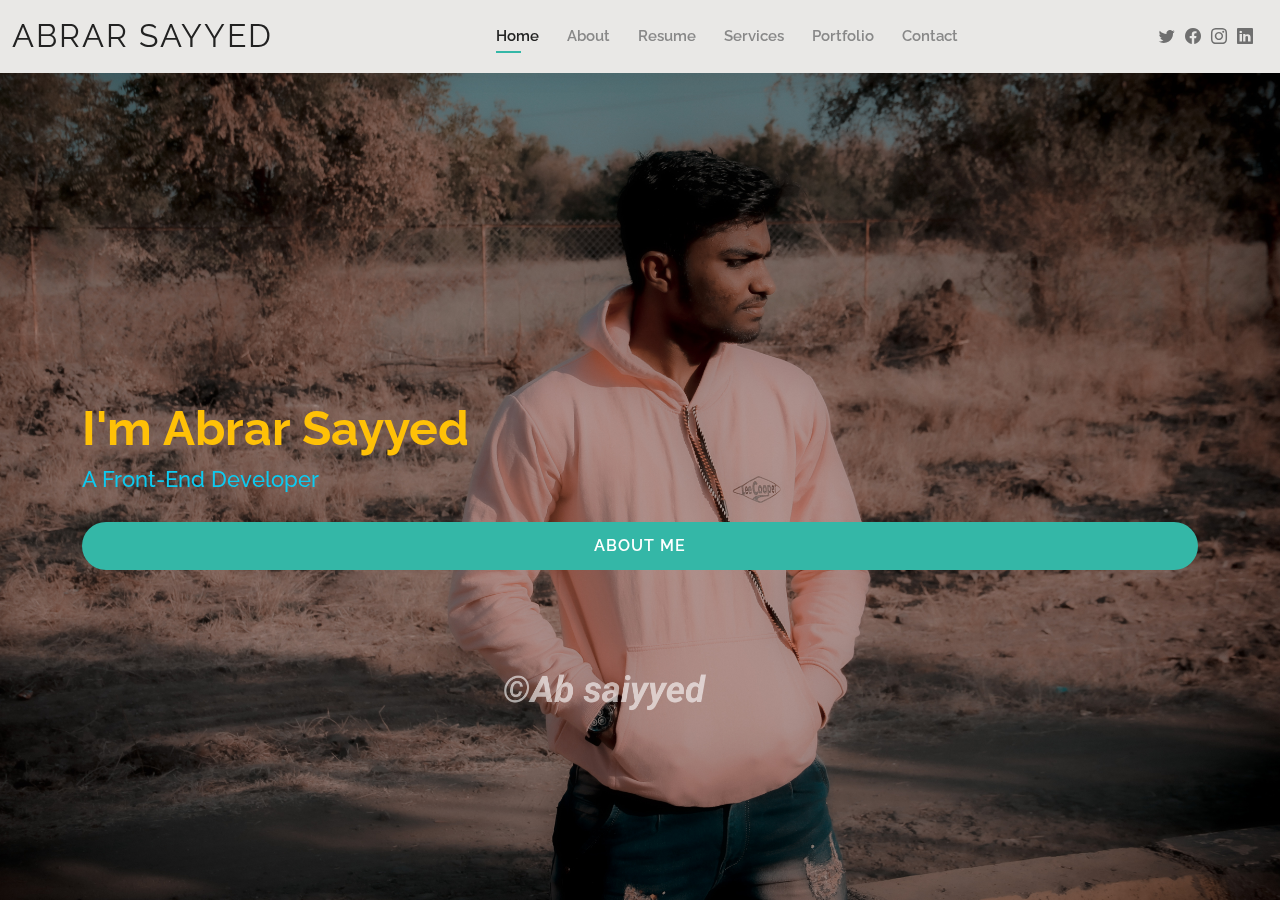
<file: index.html>
<!DOCTYPE html>
<html lang="en">

<head>
  <meta charset="utf-8">
  <meta content="width=device-width, initial-scale=1.0" name="viewport">

  <title>Abrar Home-Page - Index</title>
  <meta content="" name="description">
  <meta content="" name="keywords">

  <!-- Favicons -->
  <link href="assets/img/favicon.png" rel="icon">
  <link href="assets/img/apple-touch-icon.png" rel="apple-touch-icon">

  <!-- Google Fonts -->
  <link
    href="https://fonts.googleapis.com/css?family=Open+Sans:300,300i,400,400i,600,600i,700,700i|Raleway:300,300i,400,400i,500,500i,600,600i,700,700i|Poppins:300,300i,400,400i,500,500i,600,600i,700,700i"
    rel="stylesheet">

  <!-- Vendor CSS Files -->
  <link href="assets/vendor/aos/aos.css" rel="stylesheet">
  <link href="assets/vendor/bootstrap/css/bootstrap.min.css" rel="stylesheet">
  <link href="assets/vendor/bootstrap-icons/bootstrap-icons.css" rel="stylesheet">
  <link href="assets/vendor/boxicons/css/boxicons.min.css" rel="stylesheet">
  <link href="assets/vendor/glightbox/css/glightbox.min.css" rel="stylesheet">
  <link href="assets/vendor/swiper/swiper-bundle.min.css" rel="stylesheet">

  <!-- Template Main CSS File -->
  <link href="assets/css/style.css" rel="stylesheet">

</head>

<body>

  <!-- ======= Header ======= -->
  <header id="header" class="fixed-top">
    <div class="container-fluid d-flex justify-content-between align-items-center">

      <h1 class="logo me-auto me-lg-0"><a href="index.html">Abrar sayyed</a></h1>
   

      <nav id="navbar" class="navbar order-last order-lg-0">
        <ul>
          <li><a class="active" href="index.html">Home</a></li>
          <li><a href="about.html">About</a></li>
          <li><a href="resume.html">Resume</a></li>
          <li><a href="services.html">Services</a></li>
          <li><a href="portfolio.html">Portfolio</a></li>
          <li><a href="contact.html">Contact</a></li>
        </ul>
        <i class="bi bi-list mobile-nav-toggle"></i>
      </nav><!-- .navbar -->

      <div class="header-social-links">
        <a href="https://twitter.com/AbrarSa44221244?s=09" class="twitter"><i class="bi bi-twitter"><link rel="stylesheet" href=""></i></a>
        <a href="#" class="facebook"><i class="bi bi-facebook"></i></a>
        <a href="#" class="instagram"><i class="bi bi-instagram"></i></a>
        <a href="https://www.linkedin.com/in/abrar-sayyed-3b9815231" class="linkedin"><i class="bi bi-linkedin"></i></i></a>
      </div>

    </div>

  </header><!-- End Header -->

  <!-- ======= Hero Section ======= -->
  <section id="hero" class="d-flex align-items-center">
    <div class="container d-flex flex-column align-items" data-aos="zoom-in" data-aos-delay="100">
      <h1 class="text-warning ">I'm Abrar Sayyed</h1>
      <h2 class="text-info"> A Front-End Developer</h2>
      <a href="about.html" class="btn-about text-center fs-6">About Me</a>
    </div>
  </section><!-- End Hero -->


  <div id="preloader"></div>
  <a href="#" class="back-to-top d-flex align-items-center justify-content-center"><i
      class="bi bi-arrow-up-short"></i></a>

  <!-- Vendor JS Files -->
  <script src="assets/vendor/purecounter/purecounter_vanilla.js"></script>
  <script src="assets/vendor/aos/aos.js"></script>
  <script src="assets/vendor/bootstrap/js/bootstrap.bundle.min.js"></script>
  <script src="assets/vendor/glightbox/js/glightbox.min.js"></script>
  <script src="assets/vendor/isotope-layout/isotope.pkgd.min.js"></script>
  <script src="assets/vendor/swiper/swiper-bundle.min.js"></script>
  <script src="assets/vendor/waypoints/noframework.waypoints.js"></script>
  <script src="assets/vendor/php-email-form/validate.js"></script>

  <!-- Template Main JS File -->
  <script src="assets/js/main.js"></script>

</body>

</html>
</file>
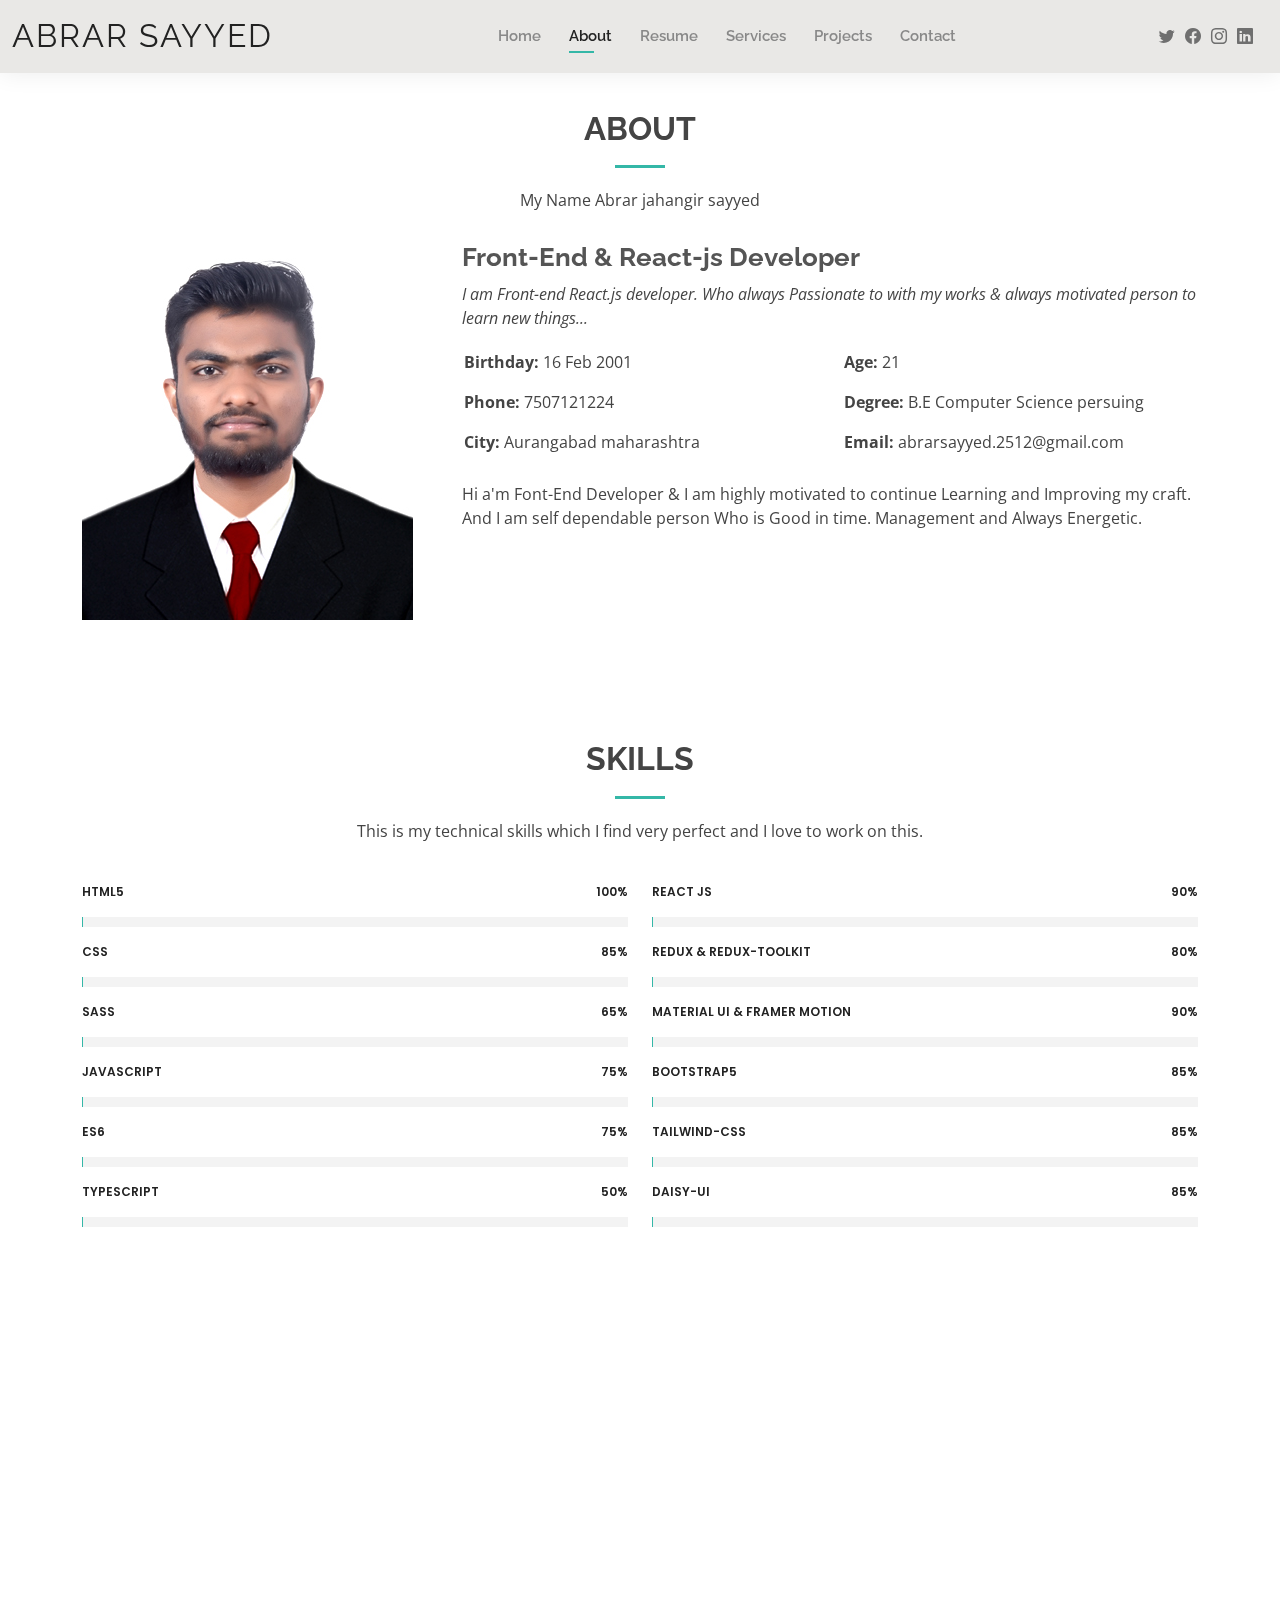
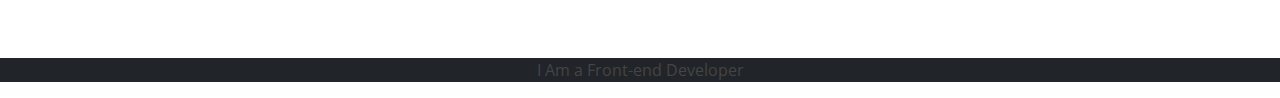
<file: about.html>
<!DOCTYPE html>
<html lang="en">

<head>
  <meta charset="utf-8">
  <meta content="width=device-width, initial-scale=1.0" name="viewport">

  <title>About - Abrar Sayyed</title>
  <meta content="" name="description">
  <meta content="" name="keywords">

  <!-- Favicons -->
  <link href="assets/img/favicon.png" rel="icon">
  <link href="assets/img/apple-touch-icon.png" rel="apple-touch-icon">

  <!-- Google Fonts -->
  <link
    href="https://fonts.googleapis.com/css?family=Open+Sans:300,300i,400,400i,600,600i,700,700i|Raleway:300,300i,400,400i,500,500i,600,600i,700,700i|Poppins:300,300i,400,400i,500,500i,600,600i,700,700i"
    rel="stylesheet">

  <!-- Vendor CSS Files -->
  <link href="assets/vendor/aos/aos.css" rel="stylesheet">
  <link href="assets/vendor/bootstrap/css/bootstrap.min.css" rel="stylesheet">
  <link href="assets/vendor/bootstrap-icons/bootstrap-icons.css" rel="stylesheet">
  <link href="assets/vendor/boxicons/css/boxicons.min.css" rel="stylesheet">
  <link href="assets/vendor/glightbox/css/glightbox.min.css" rel="stylesheet">
  <link href="assets/vendor/swiper/swiper-bundle.min.css" rel="stylesheet">

  <!-- Template Main CSS File -->
  <link href="assets/css/style.css" rel="stylesheet">


</head>

<body>

  <!-- ======= Header ======= -->
  <header id="header" class="fixed-top">
    <div class="container-fluid d-flex justify-content-between align-items-center">

      <h1 class="logo me-auto me-lg-0"><a href="index.html">Abrar Sayyed</a></h1>
    

      <nav id="navbar" class="navbar order-last order-lg-0">
        <ul>
          <li><a href="index.html">Home</a></li>
          <li><a class="active" href="about.html">About</a></li>
          <li><a href="resume.html">Resume</a></li>
          <li><a href="services.html">Services</a></li>
          <li><a href="portfolio.html">Projects</a></li>
          <li><a href="contact.html">Contact</a></li>
        </ul>
        <i class="bi bi-list mobile-nav-toggle"></i>
      </nav><!-- .navbar -->

      <div class="header-social-links">
        <a href="#" class="twitter"><i class="bi bi-twitter"></i></a>
        <a href="#" class="facebook"><i class="bi bi-facebook"></i></a>
        <a href="#" class="instagram"><i class="bi bi-instagram"></i></a>
        <a href="#" class="linkedin"><i class="bi bi-linkedin"></i></i></a>
      </div>

    </div>

  </header><!-- End Header -->

  <main id="main">

    <!-- ======= About Section ======= -->
    <section id="about" class="about">
      <div class="container" data-aos="fade-up">

        <div class="section-title">
          <h2>About</h2>
          <p>My Name Abrar jahangir sayyed</p>
        </div>

        <div class="row">
          <div class="col-lg-4">
            <img src="assets/img/about.jpg" class="img-fluid" alt="">
          </div>
          <div class="col-lg-8 pt-4 pt-lg-0 content">
            <h3>Front-End &amp; React-js Developer</h3>
            <p class="fst-italic">
              I am Front-end React.js developer. Who always Passionate to with my works & always motivated person to learn new things...
            </p>
            <div class="row">
              <div class="col-lg-6">
                <ul>
                  <li><i class="bi bi-rounded-right"></i> <strong>Birthday:</strong> 16 Feb 2001</li>
                  <li><i class="bi bi-rounded-right"></i> <strong>Phone:</strong> 7507121224</li>
                  <li><i class="bi bi-rounded-right"></i> <strong>City:</strong>  Aurangabad maharashtra</li>
                </ul>
              </div>
              <div class="col-lg-6">
                <ul>
                  <li><i class="bi bi-rounded-right"></i> <strong>Age:</strong> 21</li>
                  <li><i class="bi bi-rounded-right"></i> <strong>Degree:</strong> B.E Computer Science persuing</li>
                  <li><i class="bi bi-rounded-right"></i> <strong>Email:</strong> abrarsayyed.2512@gmail.com</li>
                </ul>
              </div>
            </div>
            <p>
              Hi a'm Font-End Developer & I am highly motivated to continue Learning and Improving my craft.
              And I am self dependable person Who is Good in time.
              Management and Always Energetic. 
            </p>
          </div>
        </div>

      </div>
    </section><!-- End About Section -->

    <!-- ======= Skills Section ======= -->
    <section id="skills" class="skills">
      <div class="container" data-aos="fade-up">

        <div class="section-title">
          <h2>Skills</h2>
          <p>This is my technical skills which I find very perfect and I love to work on this.</p>
        </div>

        <div class="row skills-content">

          <div class="col-lg-6">

            <div class="progress">
              <span class="skill">HTML5 <i class="val">100%</i></span>
              <div class="progress-bar-wrap">
                <div class="progress-bar" role="progressbar" aria-valuenow="100" aria-valuemin="0" aria-valuemax="100">
                </div>
              </div>
            </div>

            <div class="progress">
              <span class="skill">CSS <i class="val">85%</i></span>
              <div class="progress-bar-wrap">
                <div class="progress-bar" role="progressbar" aria-valuenow="90" aria-valuemin="0" aria-valuemax="100">
                </div>
              </div>
            </div>
            <div class="progress">
              <span class="skill">SASS<i class="val">65%</i></span>
              <div class="progress-bar-wrap">
                <div class="progress-bar" role="progressbar" aria-valuenow="65" aria-valuemin="0" aria-valuemax="100">
                </div>
              </div>
            </div>

            <div class="progress">
              <span class="skill">JavaScript <i class="val">75%</i></span>
              <div class="progress-bar-wrap">
                <div class="progress-bar" role="progressbar" aria-valuenow="75" aria-valuemin="0" aria-valuemax="100">
                </div>
              </div>
            </div>
            <div class="progress">
              <span class="skill">Es6 <i class="val">75%</i></span>
              <div class="progress-bar-wrap">
                <div class="progress-bar" role="progressbar" aria-valuenow="75" aria-valuemin="0" aria-valuemax="100">
                </div>
              </div>
            </div>
            <div class="progress">
              <span class="skill">Typescript<i class="val">50%</i></span>
              <div class="progress-bar-wrap">
                <div class="progress-bar" role="progressbar" aria-valuenow="75" aria-valuemin="0" aria-valuemax="100">
                </div>
              </div>
            </div>

          </div>

          <div class="col-lg-6">

            <div class="progress">
              <span class="skill">React js <i class="val">90%</i></span>
              <div class="progress-bar-wrap">
                <div class="progress-bar" role="progressbar" aria-valuenow="80" aria-valuemin="0" aria-valuemax="100">
                </div>
              </div>
            </div>
            <div class="progress">
              <span class="skill">Redux & Redux-Toolkit <i class="val">80%</i></span>
              <div class="progress-bar-wrap">
                <div class="progress-bar" role="progressbar" aria-valuenow="80" aria-valuemin="0" aria-valuemax="100">
                </div>
              </div>
            </div>
            <div class="progress">
              <span class="skill">Material ui & framer motion<i class="val">90%</i></span>
              <div class="progress-bar-wrap">
                <div class="progress-bar" role="progressbar" aria-valuenow="80" aria-valuemin="0" aria-valuemax="100">
                </div>
              </div>
            </div>

            <div class="progress">
              <span class="skill">Bootstrap5 <i class="val">85%</i></span>
              <div class="progress-bar-wrap">
                <div class="progress-bar" role="progressbar" aria-valuenow="85" aria-valuemin="0" aria-valuemax="100">
                </div>
              </div>
            </div>

            <div class="progress">
              <span class="skill">Tailwind-css<i class="val">85%</i></span>
              <div class="progress-bar-wrap">
                <div class="progress-bar" role="progressbar" aria-valuenow="85" aria-valuemin="0" aria-valuemax="100">
                </div>
              </div>
            </div>
            <div class="progress">
              <span class="skill">Daisy-Ui<i class="val">85%</i></span>
              <div class="progress-bar-wrap">
                <div class="progress-bar" role="progressbar" aria-valuenow="85" aria-valuemin="0" aria-valuemax="100">
                </div>
              </div>
            </div>

          </div>

        </div>

      </div>
    </section><!-- End Skills Section -->

    <!-- ======= Facts Section ======= -->
    <section id="facts" class="facts">
      <div class="container" data-aos="fade-up">

        <div class="section-title">
          <h2>Perfection</h2>
          <p>I'm,Hard Worker In My Work And Perfect IN Following Skills</p>
        </div>

        <div class="row counters">

          <div class="col-lg-3 col-6 text-center">
            <span data-purecounter-start="0" data-purecounter-end="90" data-purecounter-duration="1"
              class="purecounter"></span>
            <p>React-js</p>
          </div>

          <div class="col-lg-3 col-6 text-center">
            <span data-purecounter-start="0" data-purecounter-end="80" data-purecounter-duration="1"
              class="purecounter"></span>
            <p>REDUX & REDUX-TOOLKIT</p>
          </div>

          <div class="col-lg-3 col-6 text-center">
            <span data-purecounter-start="0" data-purecounter-end="90" data-purecounter-duration="1"
              class="purecounter"></span>
            <p>MATERIAL UI & FRAMER MOTION</p>
          </div>

          <div class="col-lg-3 col-6 text-center">
            <span data-purecounter-start="0" data-purecounter-end="75" data-purecounter-duration="1"
              class="purecounter"></span>
            <p>JAVASCRIPT</p>
          </div>

        </div>

      </div>
    </section><!-- End Facts Section -->

  


  </main><!-- End #main -->

  <!-- ======= Footer ======= -->
  <div class="bg-dark text-center">
    I Am a Front-end Developer
  </div>
  </footer><!-- End  Footer -->

  <div id="preloader"></div>
  <a href="#" class="back-to-top d-flex align-items-center justify-content-center"><i
      class="bi bi-arrow-up-short"></i></a>

  <!-- Vendor JS Files -->
  <script src="assets/vendor/purecounter/purecounter_vanilla.js"></script>
  <script src="assets/vendor/aos/aos.js"></script>
  <script src="assets/vendor/bootstrap/js/bootstrap.bundle.min.js"></script>
  <script src="assets/vendor/glightbox/js/glightbox.min.js"></script>
  <script src="assets/vendor/isotope-layout/isotope.pkgd.min.js"></script>
  <script src="assets/vendor/swiper/swiper-bundle.min.js"></script>
  <script src="assets/vendor/waypoints/noframework.waypoints.js"></script>
  <script src="assets/vendor/php-email-form/validate.js"></script>

  <!-- Template Main JS File -->
  <script src="assets/js/main.js"></script>

</body>

</html>
</file>
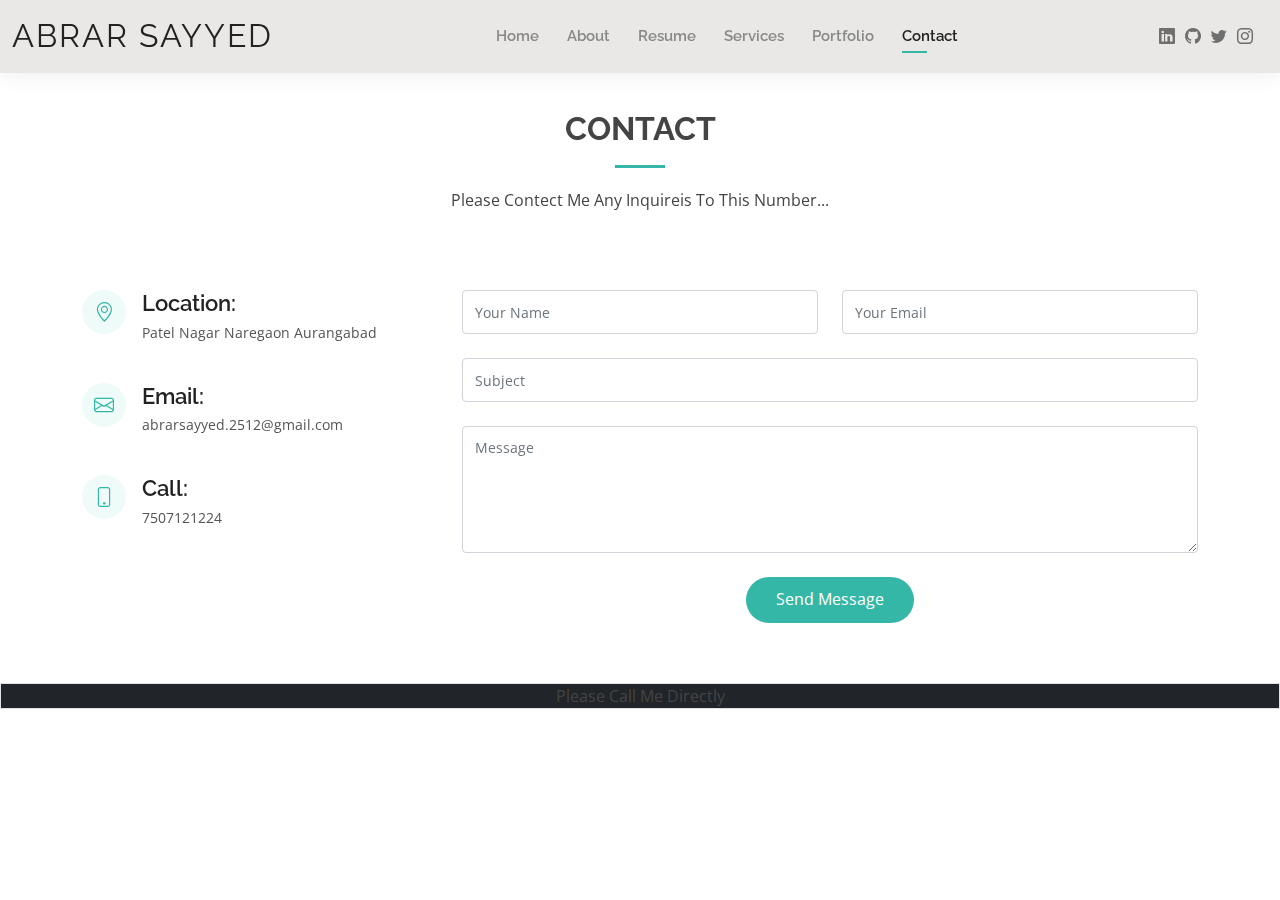
<file: contact.html>
<!DOCTYPE html>
<html lang="en">

<head>
  <meta charset="utf-8">
  <meta content="width=device-width, initial-scale=1.0" name="viewport">

  <title>Contact - Abrar Sayyed</title>
  <meta content="" name="description">
  <meta content="" name="keywords">

  <!-- Favicons -->
  <link href="assets/img/favicon.png" rel="icon">
  <link href="assets/img/apple-touch-icon.png" rel="apple-touch-icon">

  <!-- Google Fonts -->
  <link
    href="https://fonts.googleapis.com/css?family=Open+Sans:300,300i,400,400i,600,600i,700,700i|Raleway:300,300i,400,400i,500,500i,600,600i,700,700i|Poppins:300,300i,400,400i,500,500i,600,600i,700,700i"
    rel="stylesheet">

  <!-- Vendor CSS Files -->
  <link href="assets/vendor/aos/aos.css" rel="stylesheet">
  <link href="assets/vendor/bootstrap/css/bootstrap.min.css" rel="stylesheet">
  <link href="assets/vendor/bootstrap-icons/bootstrap-icons.css" rel="stylesheet">
  <link href="assets/vendor/boxicons/css/boxicons.min.css" rel="stylesheet">
  <link href="assets/vendor/glightbox/css/glightbox.min.css" rel="stylesheet">
  <link href="assets/vendor/swiper/swiper-bundle.min.css" rel="stylesheet">

  <link href="assets/css/style.css" rel="stylesheet">


</head>

<body>

  <!-- ======= Header ======= -->
  <header id="header" class="fixed-top">
    <div class="container-fluid d-flex justify-content-between align-items-center">

      <h1 class="logo me-auto me-lg-0"><a href="index.html">Abrar Sayyed</a></h1>
    
      <nav id="navbar" class="navbar order-last order-lg-0">
        <ul>
          <li><a href="index.html">Home</a></li>
          <li><a href="about.html">About</a></li>
          <li><a href="resume.html">Resume</a></li>
          <li><a href="services.html">Services</a></li>
          <li><a href="portfolio.html">Portfolio</a></li>
          <li><a class="active" href="contact.html">Contact</a></li>
        </ul>
        <i class="bi bi-list mobile-nav-toggle"></i>
      </nav><!-- .navbar -->

      <div class="header-social-links">
        <a href="https://www.linkedin.com/in/abrar-sayyed-3b9815231" class="linkedin"><i class="bi bi-linkedin"></i></i></a>
        <a href="https://github.com/Abrar2512" class="instagram"><i class="bi bi-github"></i></a>
        <a href="https://twitter.com/AbrarSa44221244?s=09" class="twitter"><i class="bi bi-twitter"></i></a>
        <a href="https://instagram.com/absaiyyed2512?igshid=ZDdkNTZiNTM=" class="facebook"><i class="bi bi-instagram"></i></a>
      </div>

    </div>

  </header><!-- End Header -->

  <main id="main">

    <!-- ======= Contact Section ======= -->
    <section id="contact" class="contact">
      <div class="container" data-aos="fade-up">

        <div class="section-title">
          <h2>Contact</h2>
          <p>Please Contect Me Any Inquireis To This Number...</p>
        </div>

        <div class="row mt-5">

          <div class="col-lg-4">
            <div class="info">
              <div class="address">
                <i class="bi bi-geo-alt"></i>
                <h4>Location:</h4>
                <p>Patel Nagar Naregaon Aurangabad</p>
              </div>

              <div class="email">
                <i class="bi bi-envelope"></i>
                <h4>Email:</h4>
                <p>abrarsayyed.2512@gmail.com</p>
              </div>

              <div class="phone">
                <i class="bi bi-phone"></i>
                <h4>Call:</h4>
                <p>7507121224</p>
              </div>

            </div>

          </div>

          <div class="col-lg-8 mt-5 mt-lg-0">

            <form action="forms/contact.php" method="post" role="form" class="php-email-form">
              <div class="row">
                <div class="col-md-6 form-group">
                  <input type="text" name="name" class="form-control" id="name" placeholder="Your Name" required>
                </div>
                <div class="col-md-6 form-group mt-3 mt-md-0">
                  <input type="email" class="form-control" name="email" id="email" placeholder="Your Email" required>
                </div>
              </div>
              <div class="form-group mt-3">
                <input type="text" class="form-control" name="subject" id="subject" placeholder="Subject" required>
              </div>
              <div class="form-group mt-3">
                <textarea class="form-control" name="message" rows="5" placeholder="Message" required></textarea>
              </div>
              <div class="my-3">
                <div class="loading">Loading</div>
                <div class="error-message"></div>
                <div class="sent-message">Your message has been sent. Thank you!</div>
              </div>
              <div class="text-center"><button type="submit">Send Message</button></div>
            </form>

          </div>

        </div>

      </div>
    </section><!-- End Contact Section -->

  </main><!-- End #main -->

  <div class="border bg-dark text-center">
    Please Call Me Directly
  </div>

  <div id="preloader"></div>
  <a href="#" class="back-to-top d-flex align-items-center justify-content-center"><i
      class="bi bi-arrow-up-short"></i></a>

  <!-- Vendor JS Files -->
  <script src="assets/vendor/purecounter/purecounter_vanilla.js"></script>
  <script src="assets/vendor/aos/aos.js"></script>
  <script src="assets/vendor/bootstrap/js/bootstrap.bundle.min.js"></script>
  <script src="assets/vendor/glightbox/js/glightbox.min.js"></script>
  <script src="assets/vendor/isotope-layout/isotope.pkgd.min.js"></script>
  <script src="assets/vendor/swiper/swiper-bundle.min.js"></script>
  <script src="assets/vendor/waypoints/noframework.waypoints.js"></script>
  <script src="assets/vendor/php-email-form/validate.js"></script>

  <!-- Template Main JS File -->
  <script src="assets/js/main.js"></script>

</body>

</html>
</file>
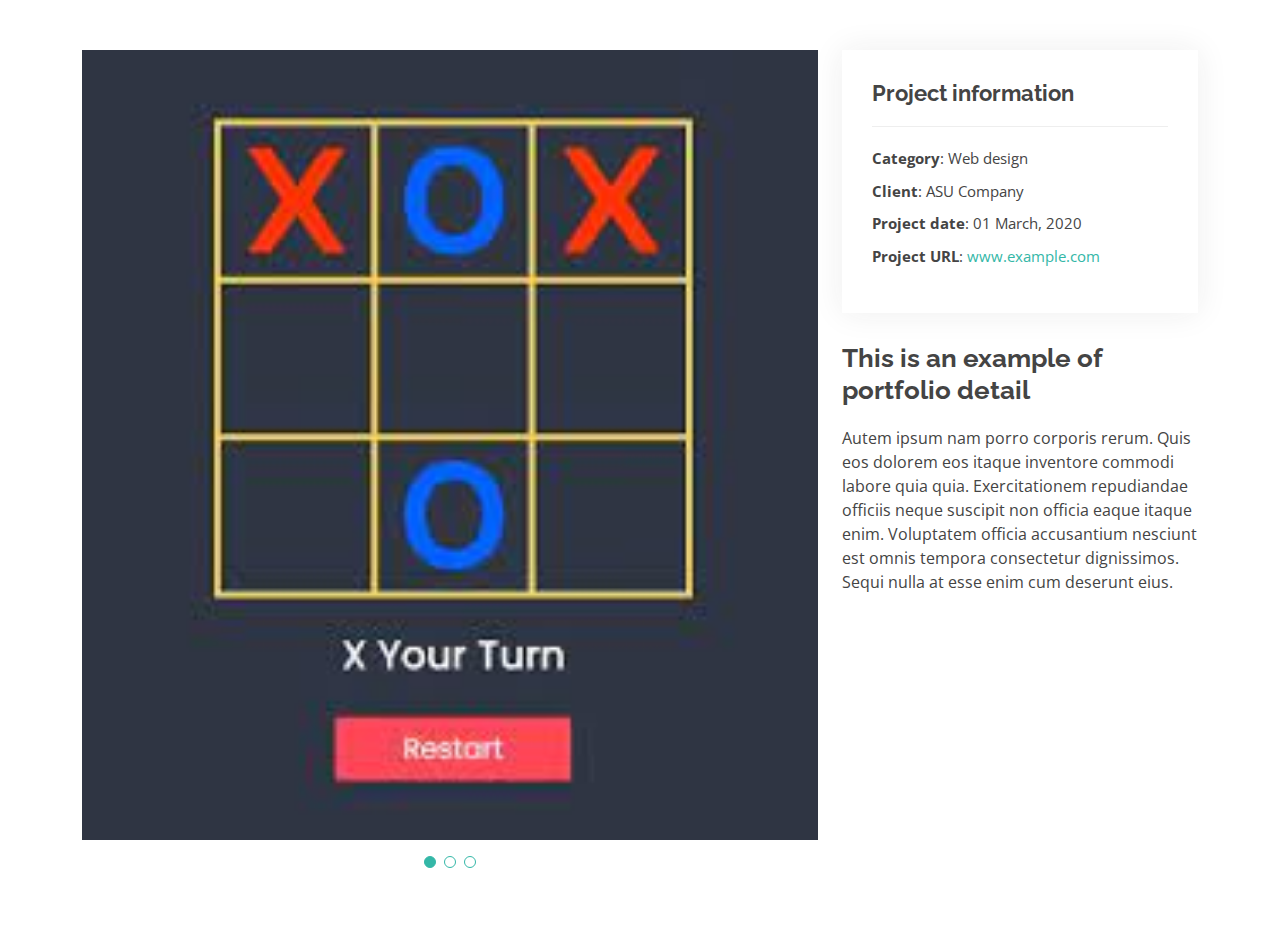
<file: portfolio-details.html>
<!DOCTYPE html>
<html lang="en">

<head>
  <meta charset="utf-8">
  <meta content="width=device-width, initial-scale=1.0" name="viewport">

  <title>Portfolio Details - abrar Sayyed</title>
  <meta content="" name="description">
  <meta content="" name="keywords">

  <!-- Favicons -->
  <link href="assets/img/favicon.png" rel="icon">
  <link href="assets/img/apple-touch-icon.png" rel="apple-touch-icon">

  <!-- Google Fonts -->
  <link
    href="https://fonts.googleapis.com/css?family=Open+Sans:300,300i,400,400i,600,600i,700,700i|Raleway:300,300i,400,400i,500,500i,600,600i,700,700i|Poppins:300,300i,400,400i,500,500i,600,600i,700,700i"
    rel="stylesheet">

  <!-- Vendor CSS Files -->
  <link href="assets/vendor/aos/aos.css" rel="stylesheet">
  <link href="assets/vendor/bootstrap/css/bootstrap.min.css" rel="stylesheet">
  <link href="assets/vendor/bootstrap-icons/bootstrap-icons.css" rel="stylesheet">
  <link href="assets/vendor/boxicons/css/boxicons.min.css" rel="stylesheet">
  <link href="assets/vendor/glightbox/css/glightbox.min.css" rel="stylesheet">
  <link href="assets/vendor/swiper/swiper-bundle.min.css" rel="stylesheet">

  <!-- Template Main CSS File -->
  <link href="assets/css/style.css" rel="stylesheet">


</head>

<body>

  <main id="main">

    <!-- ======= Portfolio Details Section ======= -->
    <section id="portfolio-details" class="portfolio-details">
      <div class="container">

        <div class="row gy-4">

          <div class="col-lg-8">
            <div class="portfolio-details-slider swiper">
              <div class="swiper-wrapper align-items-center">

                <div class="swiper-slide">
                  <img src="assets/img/portfolio/portfolio-1.jpg" alt="">
                </div>

                <div class="swiper-slide">
                  <img src="assets/img/portfolio/portfolio-2.jpg" alt="">
                </div>

                <div class="swiper-slide">
                  <img src="assets/img/portfolio/portfolio-3.jpg" alt="">
                </div>

              </div>
              <div class="swiper-pagination"></div>
            </div>
          </div>

          <div class="col-lg-4">
            <div class="portfolio-info">
              <h3>Project information</h3>
              <ul>
                <li><strong>Category</strong>: Web design</li>
                <li><strong>Client</strong>: ASU Company</li>
                <li><strong>Project date</strong>: 01 March, 2020</li>
                <li><strong>Project URL</strong>: <a href="#">www.example.com</a></li>
              </ul>
            </div>
            <div class="portfolio-description">
              <h2>This is an example of portfolio detail</h2>
              <p>
                Autem ipsum nam porro corporis rerum. Quis eos dolorem eos itaque inventore commodi labore quia quia.
                Exercitationem repudiandae officiis neque suscipit non officia eaque itaque enim. Voluptatem officia
                accusantium nesciunt est omnis tempora consectetur dignissimos. Sequi nulla at esse enim cum deserunt
                eius.
              </p>
            </div>
          </div>

        </div>

      </div>
    </section><!-- End Portfolio Details Section -->

  </main><!-- End #main -->

  <div id="preloader"></div>
  <a href="#" class="back-to-top d-flex align-items-center justify-content-center"><i
      class="bi bi-arrow-up-short"></i></a>

  <!-- Vendor JS Files -->
  <script src="assets/vendor/purecounter/purecounter_vanilla.js"></script>
  <script src="assets/vendor/aos/aos.js"></script>
  <script src="assets/vendor/bootstrap/js/bootstrap.bundle.min.js"></script>
  <script src="assets/vendor/glightbox/js/glightbox.min.js"></script>
  <script src="assets/vendor/isotope-layout/isotope.pkgd.min.js"></script>
  <script src="assets/vendor/swiper/swiper-bundle.min.js"></script>
  <script src="assets/vendor/waypoints/noframework.waypoints.js"></script>
  <script src="assets/vendor/php-email-form/validate.js"></script>

  <!-- Template Main JS File -->
  <script src="assets/js/main.js"></script>

</body>

</html>
</file>
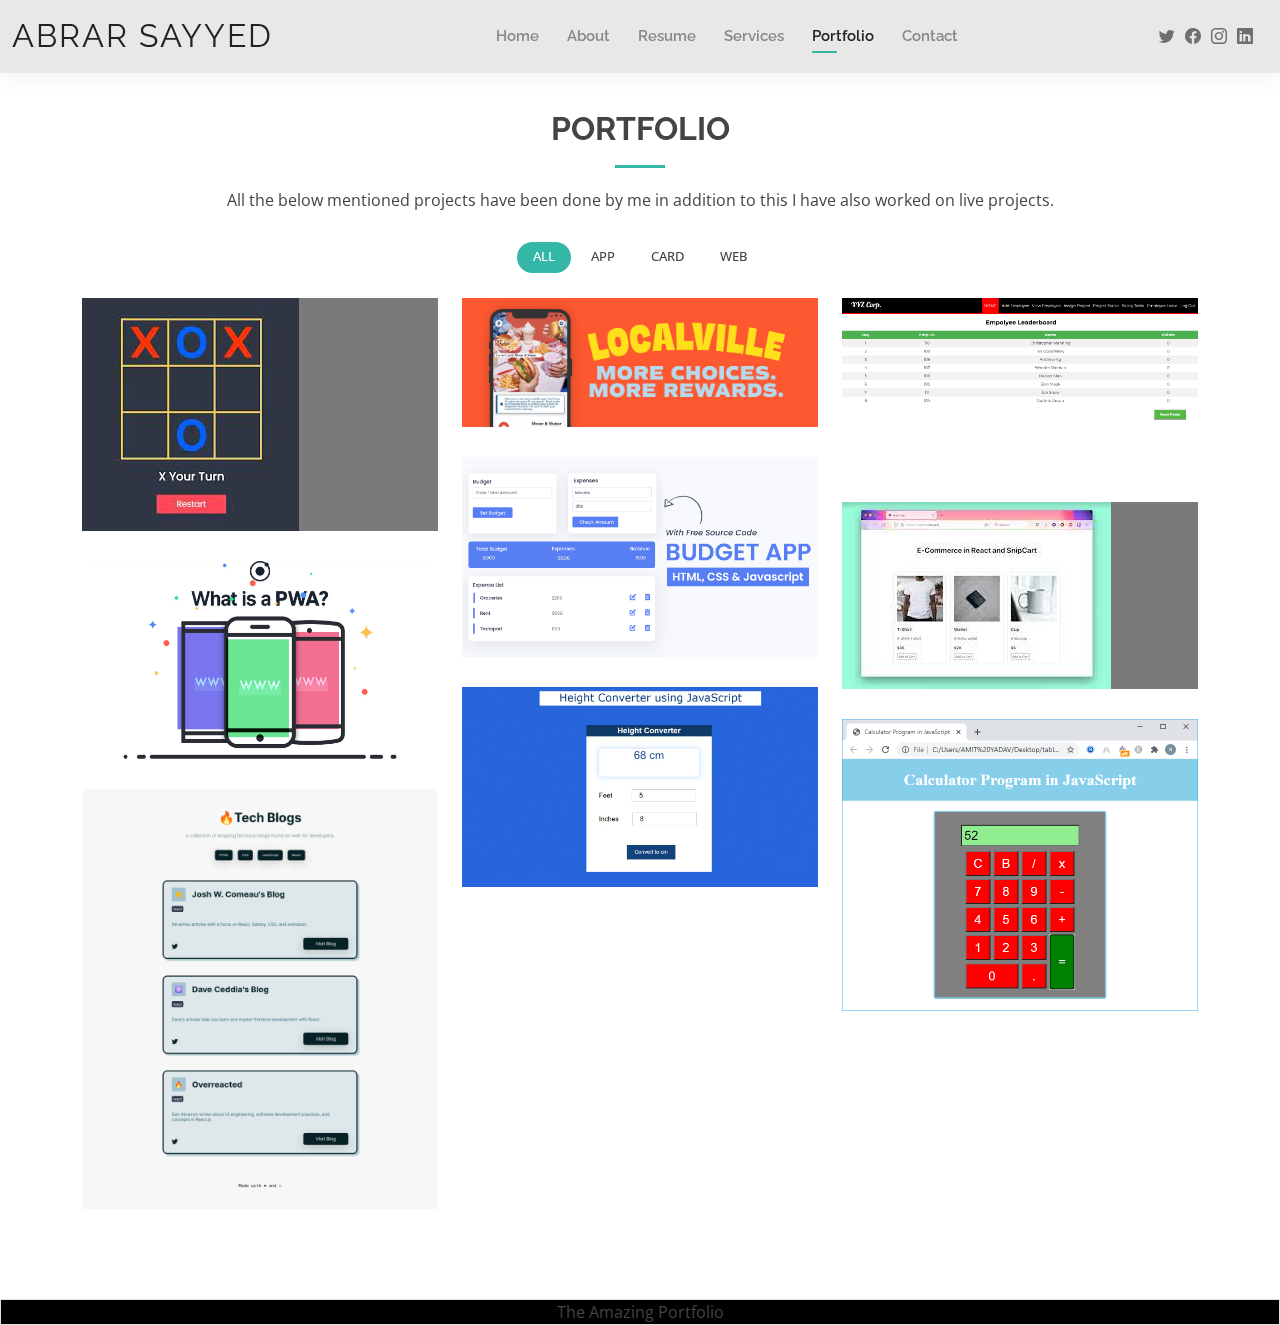
<file: portfolio.html>
<!DOCTYPE html>
<html lang="en">

<head>
  <meta charset="utf-8">
  <meta content="width=device-width, initial-scale=1.0" name="viewport">

  <title>Portfolio - Abrar Sayyed</title>
  <meta content="" name="description">
  <meta content="" name="keywords">

  <!-- Favicons -->
  <link href="assets/img/favicon.png" rel="icon">
  <link href="assets/img/apple-touch-icon.png" rel="apple-touch-icon">

  <!-- Google Fonts -->
  <link
    href="https://fonts.googleapis.com/css?family=Open+Sans:300,300i,400,400i,600,600i,700,700i|Raleway:300,300i,400,400i,500,500i,600,600i,700,700i|Poppins:300,300i,400,400i,500,500i,600,600i,700,700i"
    rel="stylesheet">

  <!-- Vendor CSS Files -->
  <link href="assets/vendor/aos/aos.css" rel="stylesheet">
  <link href="assets/vendor/bootstrap/css/bootstrap.min.css" rel="stylesheet">
  <link href="assets/vendor/bootstrap-icons/bootstrap-icons.css" rel="stylesheet">
  <link href="assets/vendor/boxicons/css/boxicons.min.css" rel="stylesheet">
  <link href="assets/vendor/glightbox/css/glightbox.min.css" rel="stylesheet">
  <link href="assets/vendor/swiper/swiper-bundle.min.css" rel="stylesheet">

  <!-- Template Main CSS File -->
  <link href="assets/css/style.css" rel="stylesheet">

</head>

<body>

  <!-- ======= Header ======= -->
  <header id="header" class="fixed-top">
    <div class="container-fluid d-flex justify-content-between align-items-center">

      <h1 class="logo me-auto me-lg-0"><a href="index.html">Abrar Sayyed</a></h1>
      <!-- Uncomment below if you prefer to use an image logo -->
      <!-- <a href="index.html" class="logo"><img src="assets/img/logo.png" alt="" class="img-fluid"></a>-->

      <nav id="navbar" class="navbar order-last order-lg-0">
        <ul>
          <li><a href="index.html">Home</a></li>
          <li><a href="about.html">About</a></li>
          <li><a href="resume.html">Resume</a></li>
          <li><a href="services.html">Services</a></li>
          <li><a class="active" href="portfolio.html">Portfolio</a></li>
          <li><a href="contact.html">Contact</a></li>
        </ul>
        <i class="bi bi-list mobile-nav-toggle"></i>
      </nav><!-- .navbar -->

      <div class="header-social-links">
        <a href="#" class="twitter"><i class="bi bi-twitter"></i></a>
        <a href="#" class="facebook"><i class="bi bi-facebook"></i></a>
        <a href="#" class="instagram"><i class="bi bi-instagram"></i></a>
        <a href="#" class="linkedin"><i class="bi bi-linkedin"></i></i></a>
      </div>

    </div>

  </header><!-- End Header -->

  <main id="main">

    <!-- ======= Portfolio Section ======= -->
    <section id="portfolio" class="portfolio">
      <div class="container" data-aos="fade-up">

        <div class="section-title">
          <h2>Portfolio</h2>
          <p>All the below mentioned projects have been done by me in addition to this I have also worked on live projects.</p>
        </div>

        <div class="row" data-aos="fade-up" data-aos-delay="100">
          <div class="col-lg-12 d-flex justify-content-center">
            <ul id="portfolio-flters">
              <li data-filter="*" class="filter-active">All</li>
              <li data-filter=".filter-app">App</li>
              <li data-filter=".filter-card">Card</li>
              <li data-filter=".filter-web">Web</li>
            </ul>
          </div>
        </div>

        <div class="row portfolio-container" data-aos="fade-up" data-aos-delay="200">

          <div class="col-lg-4 col-md-6 portfolio-item filter-app">
            <div class="portfolio-wrap">
              <img src="assets/img/portfolio/portfolio-1.jpg" class="img-fluid" alt="">
              <div class="portfolio-info">
                <h4>App 1</h4>
                <p>App</p>
                <div class="portfolio-links">
                  <a href="assets/img/portfolio/portfolio-1.jpg" data-gallery="portfolioGallery"
                    class="portfolio-lightbox" title="App 1"><i class="bx bx-plus"></i></a>
                  <a href="portfolio-details.html" class="portfolio-details-lightbox" data-glightbox="type: external"
                    title="Portfolio Details"><i class="bx bx-link"></i></a>
                </div>
              </div>
            </div>
          </div>

          <div class="col-lg-4 col-md-6 portfolio-item filter-web">
            <div class="portfolio-wrap">
              <img src="assets/img/portfolio/portfolio-2.jpg" class="img-fluid" alt="">
              <div class="portfolio-info">
                <h4>Web 3</h4>
                <p>Web</p>
                <div class="portfolio-links">
                  <a href="assets/img/portfolio/portfolio-2.jpg" data-gallery="portfolioGallery"
                    class="portfolio-lightbox" title="Web 3"><i class="bx bx-plus"></i></a>
                  <a href="portfolio-details.html" class="portfolio-details-lightbox" data-glightbox="type: external"
                    title="Portfolio Details"><i class="bx bx-link"></i></a>
                </div>
              </div>
            </div>
          </div>

          <div class="col-lg-4 col-md-6 portfolio-item filter-app">
            <div class="portfolio-wrap">
              <img src="assets/img/portfolio/portfolio-3.jpg" class="img-fluid" alt="">
              <div class="portfolio-info">
                <h4>App 2</h4>
                <p>App</p>
                <div class="portfolio-links">
                  <a href="assets/img/portfolio/portfolio-3.jpg" data-gallery="portfolioGallery"
                    class="portfolio-lightbox" title="App 2"><i class="bx bx-plus"></i></a>
                  <a href="portfolio-details.html" class="portfolio-details-lightbox" data-glightbox="type: external"
                    title="Portfolio Details"><i class="bx bx-link"></i></a>
                </div>
              </div>
            </div>
          </div>

          <div class="col-lg-4 col-md-6 portfolio-item filter-card">
            <div class="portfolio-wrap">
              <img src="assets/img/portfolio/portfolio-4.jpg" class="img-fluid" alt="">
              <div class="portfolio-info">
                <h4>Card 2</h4>
                <p>Card</p>
                <div class="portfolio-links">
                  <a href="assets/img/portfolio/portfolio-4.jpg" data-gallery="portfolioGallery"
                    class="portfolio-lightbox" title="Card 2"><i class="bx bx-plus"></i></a>
                  <a href="portfolio-details.html" class="portfolio-details-lightbox" data-glightbox="type: external"
                    title="Portfolio Details"><i class="bx bx-link"></i></a>
                </div>
              </div>
            </div>
          </div>

          <div class="col-lg-4 col-md-6 portfolio-item filter-web">
            <div class="portfolio-wrap">
              <img src="assets/img/portfolio/portfolio-5.jpg" class="img-fluid" alt="">
              <div class="portfolio-info">
                <h4>Web 2</h4>
                <p>Web</p>
                <div class="portfolio-links">
                  <a href="assets/img/portfolio/portfolio-5.jpg" data-gallery="portfolioGallery"
                    class="portfolio-lightbox" title="Web 2"><i class="bx bx-plus"></i></a>
                  <a href="portfolio-details.html" class="portfolio-details-lightbox" data-glightbox="type: external"
                    title="Portfolio Details"><i class="bx bx-link"></i></a>
                </div>
              </div>
            </div>
          </div>

          <div class="col-lg-4 col-md-6 portfolio-item filter-app">
            <div class="portfolio-wrap">
              <img src="assets/img/portfolio/portfolio-6.jpg" class="img-fluid" alt="">
              <div class="portfolio-info">
                <h4>App 3</h4>
                <p>App</p>
                <div class="portfolio-links">
                  <a href="assets/img/portfolio/portfolio-6.jpg" data-gallery="portfolioGallery"
                    class="portfolio-lightbox" title="App 3"><i class="bx bx-plus"></i></a>
                  <a href="portfolio-details.html" class="portfolio-details-lightbox" data-glightbox="type: external"
                    title="Portfolio Details"><i class="bx bx-link"></i></a>
                </div>
              </div>
            </div>
          </div>

          <div class="col-lg-4 col-md-6 portfolio-item filter-card">
            <div class="portfolio-wrap">
              <img src="assets/img/portfolio/portfolio-7.jpg" class="img-fluid" alt="">
              <div class="portfolio-info">
                <h4>Card 1</h4>
                <p>Card</p>
                <div class="portfolio-links">
                  <a href="assets/img/portfolio/portfolio-7.jpg" data-gallery="portfolioGallery"
                    class="portfolio-lightbox" title="Card 1"><i class="bx bx-plus"></i></a>
                  <a href="portfolio-details.html" class="portfolio-details-lightbox" data-glightbox="type: external"
                    title="Portfolio Details"><i class="bx bx-link"></i></a>
                </div>
              </div>
            </div>
          </div>

          <div class="col-lg-4 col-md-6 portfolio-item filter-card">
            <div class="portfolio-wrap">
              <img src="assets/img/portfolio/portfolio-8.jpg" class="img-fluid" alt="">
              <div class="portfolio-info">
                <h4>Card 3</h4>
                <p>Card</p>
                <div class="portfolio-links">
                  <a href="assets/img/portfolio/portfolio-8.jpg" data-gallery="portfolioGallery"
                    class="portfolio-lightbox" title="Card 3"><i class="bx bx-plus"></i></a>
                  <a href="portfolio-details.html" class="portfolio-details-lightbox" data-glightbox="type: external"
                    title="Portfolio Details"><i class="bx bx-link"></i></a>
                </div>
              </div>
            </div>
          </div>

          <div class="col-lg-4 col-md-6 portfolio-item filter-web">
            <div class="portfolio-wrap">
              <img src="assets/img/portfolio/portfolio-9.jpg" class="img-fluid" alt="">
              <div class="portfolio-info">
                <h4>Web 3</h4>
                <p>Web</p>
                <div class="portfolio-links">
                  <a href="assets/img/portfolio/portfolio-9.jpg" data-gallery="portfolioGallery"
                    class="portfolio-lightbox" title="Web 3"><i class="bx bx-plus"></i></a>
                  <a href="portfolio-details.html" class="portfolio-details-lightbox" data-glightbox="type: external"
                    title="Portfolio Details"><i class="bx bx-link"></i></a>
                </div>
              </div>
            </div>
          </div>

        </div>

      </div>
    </section><!-- End Portfolio Section -->

  </main><!-- End #main -->

  <!-- ======= Footer ======= -->
  <div class="border bg-black text-center">
    The Amazing Portfolio
  </div>
  <!-- End  Footer -->

  <div id="preloader"></div>
  <a href="#" class="back-to-top d-flex align-items-center justify-content-center"><i
      class="bi bi-arrow-up-short"></i></a>

  <!-- Vendor JS Files -->
  <script src="assets/vendor/purecounter/purecounter_vanilla.js"></script>
  <script src="assets/vendor/aos/aos.js"></script>
  <script src="assets/vendor/bootstrap/js/bootstrap.bundle.min.js"></script>
  <script src="assets/vendor/glightbox/js/glightbox.min.js"></script>
  <script src="assets/vendor/isotope-layout/isotope.pkgd.min.js"></script>
  <script src="assets/vendor/swiper/swiper-bundle.min.js"></script>
  <script src="assets/vendor/waypoints/noframework.waypoints.js"></script>
  <script src="assets/vendor/php-email-form/validate.js"></script>

  <!-- Template Main JS File -->
  <script src="assets/js/main.js"></script>

</body>

</html>
</file>
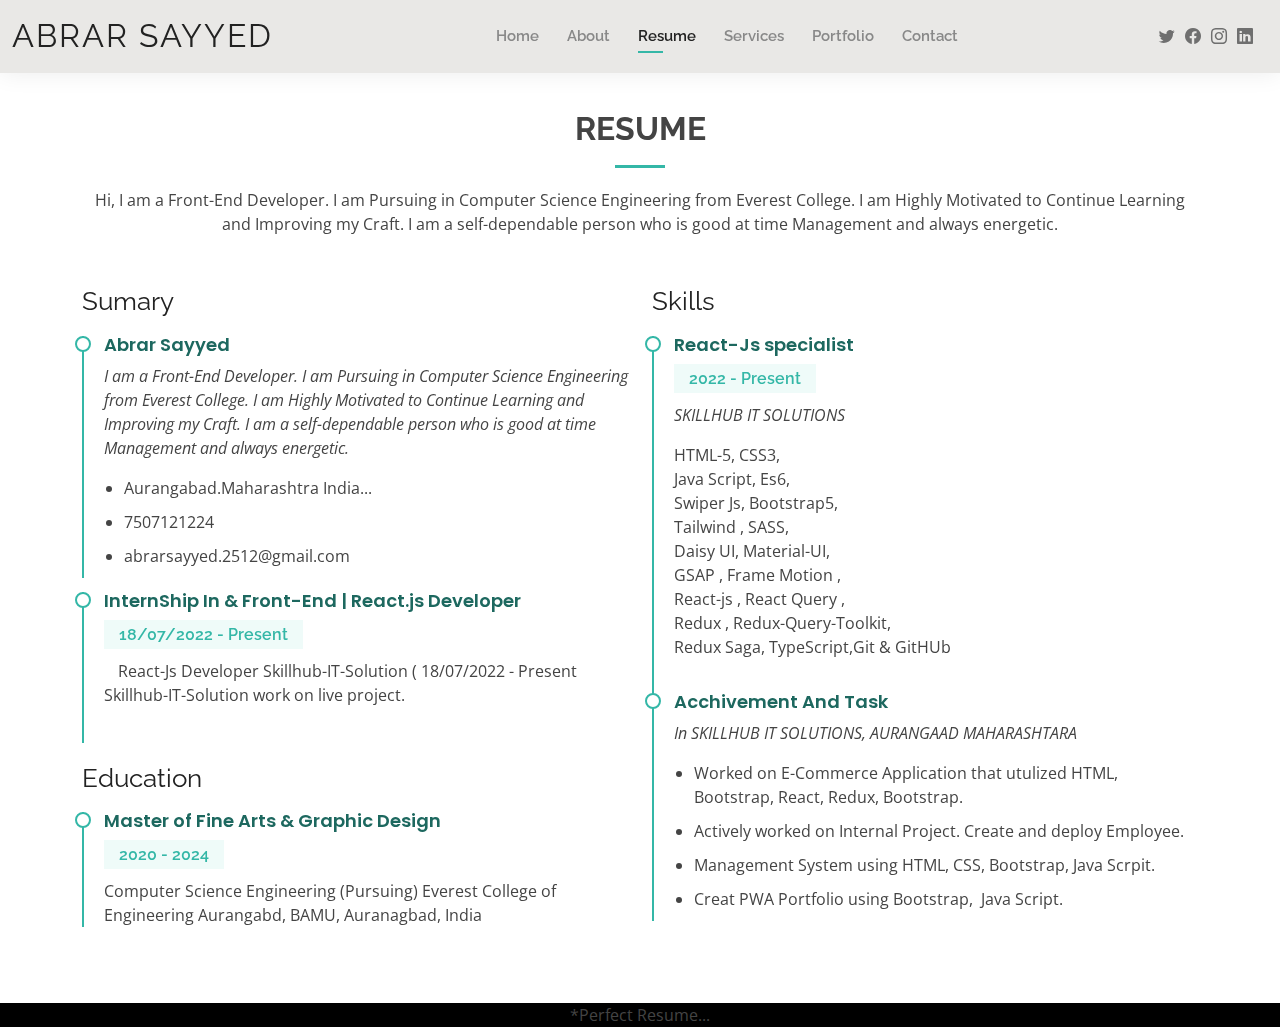
<file: resume.html>
<!DOCTYPE html>
<html lang="en">

<head>
  <meta charset="utf-8">
  <meta content="width=device-width, initial-scale=1.0" name="viewport">

  <title>Resume Abrar</title>
  <meta content="" name="description">
  <meta content="" name="keywords">

  <!-- Favicons -->
  <link href="assets/img/favicon.png" rel="icon">
  <link href="assets/img/apple-touch-icon.png" rel="apple-touch-icon">

  <!-- Google Fonts -->
  <link
    href="https://fonts.googleapis.com/css?family=Open+Sans:300,300i,400,400i,600,600i,700,700i|Raleway:300,300i,400,400i,500,500i,600,600i,700,700i|Poppins:300,300i,400,400i,500,500i,600,600i,700,700i"
    rel="stylesheet">

  <!-- Vendor CSS Files -->
  <link href="assets/vendor/aos/aos.css" rel="stylesheet">
  <link href="assets/vendor/bootstrap/css/bootstrap.min.css" rel="stylesheet">
  <link href="assets/vendor/bootstrap-icons/bootstrap-icons.css" rel="stylesheet">
  <link href="assets/vendor/boxicons/css/boxicons.min.css" rel="stylesheet">
  <link href="assets/vendor/glightbox/css/glightbox.min.css" rel="stylesheet">
  <link href="assets/vendor/swiper/swiper-bundle.min.css" rel="stylesheet">

  <!-- Template Main CSS File -->
  <link href="assets/css/style.css" rel="stylesheet">


</head>

<body>

  <!-- ======= Header ======= -->
  <header id="header" class="fixed-top">
    <div class="container-fluid d-flex justify-content-between align-items-center">

      <h1 class="logo me-auto me-lg-0"><a href="index.html">Abrar Sayyed</a></h1>
      
      <nav id="navbar" class="navbar order-last order-lg-0">
        <ul>
          <li><a href="index.html">Home</a></li>
          <li><a href="about.html">About</a></li>
          <li><a class="active" href="resume.html">Resume</a></li>
          <li><a href="services.html">Services</a></li>
          <li><a href="portfolio.html">Portfolio</a></li>
          <li><a href="contact.html">Contact</a></li>
        </ul>
        <i class="bi bi-list mobile-nav-toggle"></i>
      </nav><!-- .navbar -->

      <div class="header-social-links">
        <a href="#" class="twitter"><i class="bi bi-twitter"></i></a>
        <a href="#" class="facebook"><i class="bi bi-facebook"></i></a>
        <a href="#" class="instagram"><i class="bi bi-instagram"></i></a>
        <a href="#" class="linkedin"><i class="bi bi-linkedin"></i></i></a>
      </div>

    </div>

  </header><!-- End Header -->

  <main id="main">

    <!-- ======= Resume Section ======= -->
    <section id="resume" class="resume">
      <div class="container" data-aos="fade-up">

        <div class="section-title">
          <h2>Resume</h2>
          <p>Hi, I am a Front-End Developer. I am Pursuing in Computer Science Engineering from 
            Everest College. I am Highly Motivated to Continue Learning and Improving my Craft. I am a 
            self-dependable person who is good at time Management and always energetic.</p>
        </div>

        <div class="row">
          <div class="col-lg-6">
            <h3 class="resume-title">Sumary</h3>
            <div class="resume-item pb-0">
              <h4>Abrar Sayyed</h4>
              <p><em> I am a Front-End Developer. I am Pursuing in Computer Science Engineering from 
                Everest College. I am Highly Motivated to Continue Learning and Improving my Craft. I am a 
                self-dependable person who is good at time Management and always energetic.</em></p>
              <p>
              <ul>
                <li>Aurangabad.Maharashtra India...</li>
                <li>7507121224</li>
                <li>abrarsayyed.2512@gmail.com</li>
              </ul>
              </p>
            </div>

          
            <div class="resume-item">
              <h4>InternShip In &amp; Front-End | React.js Developer</h4>
              <h5> 18/07/2022 - Present </h5>
             
              <p> React-Js Developer
                Skillhub-IT-Solution ( 18/07/2022 - Present 
               
                Skillhub-IT-Solution work on live project.</p>
            </div>
            <h3 class="resume-title">Education</h3>

            <div class="resume-item">
              <h4>Master of Fine Arts &amp; Graphic Design</h4>
              <h5>2020 - 2024</h5>
              <p>Computer Science Engineering (Pursuing) 
                Everest College of Engineering Aurangabd, 
                BAMU, Auranagbad, India</p>
            </div>
          </div>
          <div class="col-lg-6">
            <h3 class="resume-title">Skills</h3>
            <div class="resume-item">
              <h4>React-Js  specialist</h4>
              <h5>2022 - Present</h5>
              <p><em>SKILLHUB IT SOLUTIONS </em></p>
              <p>
                HTML-5,
                CSS3, 
<br>
Java Script,
Es6,
<br>
Swiper Js,

Bootstrap5,
<br>
Tailwind ,

SASS,
<br>
Daisy UI,
Material-UI,
<br>
GSAP ,
Frame Motion ,
<br>
React-js ,
React Query ,
<br>
Redux ,
Redux-Query-Toolkit,
<br>
Redux Saga, TypeScript,Git & GitHUb
            
              </p>
            </div>
            <div class="resume-item">
              <h4>Acchivement And Task</h4>
              <p><em>In SKILLHUB IT SOLUTIONS, AURANGAAD MAHARASHTARA</em></p>
              <p>
              <ul>
                <li> Worked on E-Commerce Application that 
                  utulized HTML, Bootstrap, React, Redux, 
                  Bootstrap. 
                  </li>
                <li> Actively worked on Internal Project. 
                  Create and deploy Employee. 
                  </li>
                <li>Management System using HTML, CSS, 
                  Bootstrap, Java Scrpit. 
                  </li>
                <li> Creat PWA Portfolio using Bootstrap, 
                  Java Script.</li>
              </ul>
              </p>
            </div>
          </div>
        </div>

      </div>
    </section><!-- End Resume Section -->

  </main><!-- End #main -->

  <!-- ======= Footer ======= -->
  <div class="bg-black text-center">*Perfect Resume...</div>
 <!-- End  Footer -->

  <div id="preloader"></div>
  <a href="#" class="back-to-top d-flex align-items-center justify-content-center"><i
      class="bi bi-arrow-up-short"></i></a>

  <!-- Vendor JS Files -->
  <script src="assets/vendor/purecounter/purecounter_vanilla.js"></script>
  <script src="assets/vendor/aos/aos.js"></script>
  <script src="assets/vendor/bootstrap/js/bootstrap.bundle.min.js"></script>
  <script src="assets/vendor/glightbox/js/glightbox.min.js"></script>
  <script src="assets/vendor/isotope-layout/isotope.pkgd.min.js"></script>
  <script src="assets/vendor/swiper/swiper-bundle.min.js"></script>
  <script src="assets/vendor/waypoints/noframework.waypoints.js"></script>
  <script src="assets/vendor/php-email-form/validate.js"></script>

  <!-- Template Main JS File -->
  <script src="assets/js/main.js"></script>

</body>

</html>
</file>
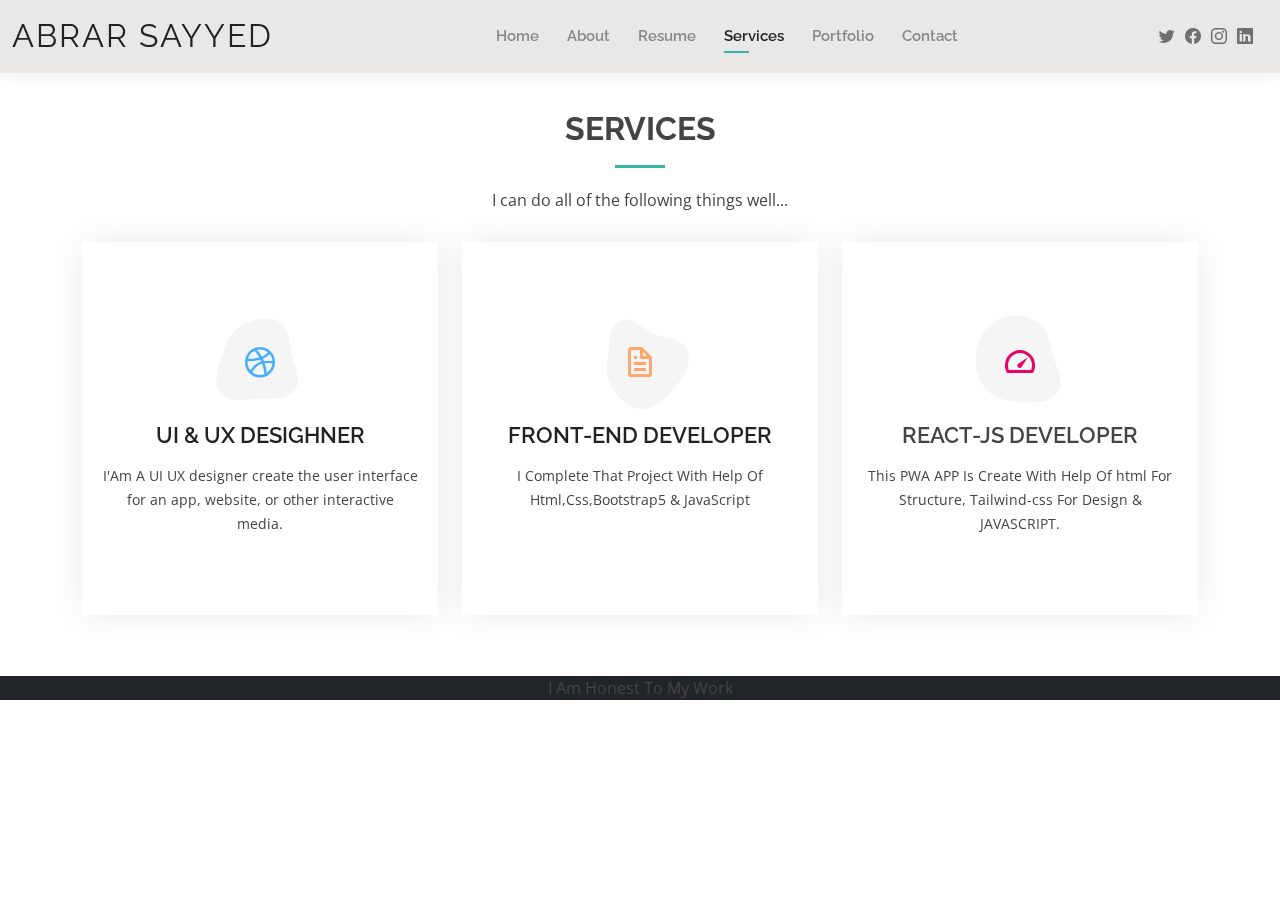
<file: services.html>
<!DOCTYPE html>
<html lang="en">

<head>
  <meta charset="utf-8">
  <meta content="width=device-width, initial-scale=1.0" name="viewport">

  <title>Services -Abrar Sayyed</title>
  <meta content="" name="description">
  <meta content="" name="keywords">

  <!-- Favicons -->
  <link href="assets/img/favicon.png" rel="icon">
  <link href="assets/img/apple-touch-icon.png" rel="apple-touch-icon">

  <!-- Google Fonts -->
  <link
    href="https://fonts.googleapis.com/css?family=Open+Sans:300,300i,400,400i,600,600i,700,700i|Raleway:300,300i,400,400i,500,500i,600,600i,700,700i|Poppins:300,300i,400,400i,500,500i,600,600i,700,700i"
    rel="stylesheet">

  <!-- Vendor CSS Files -->
  <link href="assets/vendor/aos/aos.css" rel="stylesheet">
  <link href="assets/vendor/bootstrap/css/bootstrap.min.css" rel="stylesheet">
  <link href="assets/vendor/bootstrap-icons/bootstrap-icons.css" rel="stylesheet">
  <link href="assets/vendor/boxicons/css/boxicons.min.css" rel="stylesheet">
  <link href="assets/vendor/glightbox/css/glightbox.min.css" rel="stylesheet">
  <link href="assets/vendor/swiper/swiper-bundle.min.css" rel="stylesheet">

  <!-- Template Main CSS File -->
  <link href="assets/css/style.css" rel="stylesheet">


</head>

<body>

  <!-- ======= Header ======= -->
  <header id="header" class="fixed-top">
    <div class="container-fluid d-flex justify-content-between align-items-center">

      <h1 class="logo me-auto me-lg-0"><a href="index.html">Abrar Sayyed</a></h1>
    

      <nav id="navbar" class="navbar order-last order-lg-0">
        <ul>
          <li><a href="index.html">Home</a></li>
          <li><a href="about.html">About</a></li>
          <li><a href="resume.html">Resume</a></li>
          <li><a class="active" href="services.html">Services</a></li>
          <li><a href="portfolio.html">Portfolio</a></li>
          <li><a href="contact.html">Contact</a></li>
        </ul>
        <i class="bi bi-list mobile-nav-toggle"></i>
      </nav><!-- .navbar -->

      <div class="header-social-links">
        <a href="#" class="twitter"><i class="bi bi-twitter"></i></a>
        <a href="#" class="facebook"><i class="bi bi-facebook"></i></a>
        <a href="#" class="instagram"><i class="bi bi-instagram"></i></a>
        <a href="#" class="linkedin"><i class="bi bi-linkedin"></i></i></a>
      </div>

    </div>

  </header><!-- End Header -->

  <main id="main">

    <!-- ======= Services Section ======= -->
    <section id="services" class="services">
      <div class="container" data-aos="fade-up">

        <div class="section-title">
          <h2>Services</h2>
          <p>I can do all of the following things well...</p>
        </div>

        <div class="row">
          <div class="col-lg-4 col-md-6 d-flex align-items-stretch" data-aos="zoom-in" data-aos-delay="100">
            <div class="icon-box iconbox-blue">
              <div class="icon">
                <svg width="100" height="100" viewBox="0 0 600 600" xmlns="http://www.w3.org/2000/svg">
                  <path stroke="none" stroke-width="0" fill="#f5f5f5"
                    d="M300,521.0016835830174C376.1290562159157,517.8887921683347,466.0731472004068,529.7835943286574,510.70327084640275,468.03025145048787C554.3714126377745,407.6079735673963,508.03601936045806,328.9844924480964,491.2728898941984,256.3432110539036C474.5976632858925,184.082847569629,479.9380746630129,96.60480741107993,416.23090153303,58.64404602377083C348.86323505073057,18.502131276798302,261.93793281208167,40.57373210992963,193.5410806939664,78.93577620505333C130.42746243093433,114.334589627462,98.30271207620316,179.96522072025542,76.75703585869454,249.04625023123273C51.97151888228291,328.5150500222984,13.704378332031375,421.85034740162234,66.52175969318436,486.19268352777647C119.04800174914682,550.1803526380478,217.28368757567262,524.383925680826,300,521.0016835830174">
                  </path>
                </svg>
                <i class="bx bxl-dribbble"></i>
              </div>
              <h4><a href="">UI & UX DESIGHNER</a></h4>
              <p>I'Am A UI UX designer create the user interface for an app, website, or other interactive media.</p>
            </div>
          </div>

          <div class="col-lg-4 col-md-6 d-flex align-items-stretch mt-4 mt-md-0" data-aos="zoom-in"
            data-aos-delay="200">
            <div class="icon-box iconbox-orange ">
              <div class="icon">
                <svg width="100" height="100" viewBox="0 0 600 600" xmlns="http://www.w3.org/2000/svg">
                  <path stroke="none" stroke-width="0" fill="#f5f5f5"
                    d="M300,582.0697525312426C382.5290701553225,586.8405444964366,449.9789794690241,525.3245884688669,502.5850820975895,461.55621195738473C556.606425686781,396.0723002908107,615.8543463187945,314.28637112970534,586.6730223649479,234.56875336149918C558.9533121215079,158.8439757836574,454.9685369536778,164.00468322053177,381.49747125262974,130.76875717737553C312.15926192815925,99.40240125094834,248.97055460311594,18.661163978235184,179.8680185752513,50.54337015887873C110.5421016452524,82.52863877960104,119.82277516462835,180.83849132639028,109.12597500060166,256.43424936330496C100.08760227029461,320.3096726198365,92.17705696193138,384.0621239912766,124.79988738764834,439.7174275375508C164.83382741302287,508.01625554203684,220.96474134820875,577.5009287672846,300,582.0697525312426">
                  </path>
                </svg>
                <i class="bx bx-file"></i>
              </div>
              <h4><a href="">FRONT-END DEVELOPER</a></h4>
              <p>I Complete That Project With Help Of Html,Css,Bootstrap5 & JavaScript</p>
            </div>
          </div>

          <div class="col-lg-4 col-md-6 d-flex align-items-stretch mt-4 mt-lg-0" data-aos="zoom-in"
            data-aos-delay="300">
            <div class="icon-box iconbox-pink">
              <div class="icon">
                <svg width="100" height="100" viewBox="0 0 600 600" xmlns="http://www.w3.org/2000/svg">
                  <path stroke="none" stroke-width="0" fill="#f5f5f5"
                    d="M300,541.5067337569781C382.14930387511276,545.0595476570109,479.8736841581634,548.3450877840088,526.4010558755058,480.5488172755941C571.5218469581645,414.80211281144784,517.5187510058486,332.0715597781072,496.52539010469104,255.14436215662573C477.37192572678356,184.95920475031193,473.57363656557914,105.61284051026155,413.0603344069578,65.22779650032875C343.27470386102294,18.654635553484475,251.2091493199835,5.337323636656869,175.0934190732945,40.62881213300186C97.87086631185822,76.43348514350839,51.98124368387456,156.15599469081315,36.44837278890362,239.84606092416172C21.716077023791087,319.22268207091537,43.775223500013084,401.1760424656574,96.891909868211,461.97329694683043C147.22146801428983,519.5804099606455,223.5754009179313,538.201503339737,300,541.5067337569781">
                  </path>
                </svg>
                <i class="bx bx-tachometer"></i>
              </div>
              <h4><a href=""></a>REACT-JS DEVELOPER</h4>
              <p>This PWA APP Is Create With Help Of  html For Structure, Tailwind-css For Design & JAVASCRIPT.</p>
            </div>
          </div>

          </div> 

        </div>

      </div>
    </section><!-- End Services Section -->

  </main><!-- End #main -->

  <!-- ======= Footer ======= -->
  <div class="bg-dark text-center">
    I Am Honest To My Work
  </div>
  <!-- End  Footer -->

  <div id="preloader"></div>
  <a href="#" class="back-to-top d-flex align-items-center justify-content-center"><i
      class="bi bi-arrow-up-short"></i></a>

  <!-- Vendor JS Files -->
  <script src="assets/vendor/purecounter/purecounter_vanilla.js"></script>
  <script src="assets/vendor/aos/aos.js"></script>
  <script src="assets/vendor/bootstrap/js/bootstrap.bundle.min.js"></script>
  <script src="assets/vendor/glightbox/js/glightbox.min.js"></script>
  <script src="assets/vendor/isotope-layout/isotope.pkgd.min.js"></script>
  <script src="assets/vendor/swiper/swiper-bundle.min.js"></script>
  <script src="assets/vendor/waypoints/noframework.waypoints.js"></script>
  <script src="assets/vendor/php-email-form/validate.js"></script>

  <!-- Template Main JS File -->
  <script src="assets/js/main.js"></script>

</body>

</html>
</file>
<file: assets/css/style.css>
body {
  font-family: "Open Sans", sans-serif;
  color: #444444;
}

a {
  color: #34b7a7;
  text-decoration: none;
}

a:hover {
  color: #51cdbe;
  text-decoration: none;
}

h1,
h2,
h3,
h4,
h5,
h6 {
  font-family: "Raleway", sans-serif;
}

#main {
  margin-top: 50px;
}

@media (max-width: 992px) {
  #main {
    margin-top: 30px;
  }
}

/*--------------------------------------------------------------
# Preloader
--------------------------------------------------------------*/
#preloader {
  position: fixed;
  top: 0;
  left: 0;
  right: 0;
  bottom: 0;
  z-index: 9999;
  overflow: hidden;
  background: #fff;
}

#preloader:before {
  content: "";
  position: fixed;
  top: calc(50% - 30px);
  left: calc(50% - 30px);
  border: 6px solid #34b7a7;
  border-top-color: #dcf5f2;
  border-radius: 50%;
  width: 60px;
  height: 60px;
  -webkit-animation: animate-preloader 1s linear infinite;
  animation: animate-preloader 1s linear infinite;
}

@-webkit-keyframes animate-preloader {
  0% {
    transform: rotate(0deg);
  }

  100% {
    transform: rotate(360deg);
  }
}

@keyframes animate-preloader {
  0% {
    transform: rotate(0deg);
  }

  100% {
    transform: rotate(360deg);
  }
}

/*--------------------------------------------------------------
# Back to top button
--------------------------------------------------------------*/
.back-to-top {
  position: fixed;
  visibility: hidden;
  opacity: 0;
  right: 15px;
  bottom: 15px;
  z-index: 996;
  background: #34b7a7;
  width: 40px;
  height: 40px;
  border-radius: 50px;
  transition: all 0.4s;
}

.back-to-top i {
  font-size: 24px;
  color: #fff;
  line-height: 0;
}

.back-to-top:hover {
  background: #49cbbb;
  color: #fff;
}

.back-to-top.active {
  visibility: visible;
  opacity: 1;
}

/*--------------------------------------------------------------
# Header
--------------------------------------------------------------*/
#header {
  background: #e9e8e6;
  box-shadow: 0px 0px 25px 0 rgba(0, 0, 0, 0.08);
  z-index: 997;
  padding: 15px 0;
}

#header .logo {
  font-size: 32px;
  margin: 0;
  padding: 0;
  line-height: 1;
  font-weight: 400;
  letter-spacing: 2px;
  text-transform: uppercase;
}

#header .logo a {
  color: #222222;
}

#header .logo img {
  max-height: 40px;
}

@media (max-width: 992px) {
  #header .logo {
    font-size: 28px;
  }
}

/*--------------------------------------------------------------
# Header Social Links
--------------------------------------------------------------*/
.header-social-links {
  padding-right: 15px;
}

.header-social-links a {
  color: #6f6f6f;
  padding-left: 6px;
  display: inline-block;
  line-height: 0px;
  transition: 0.3s;
  font-size: 16px;
}

.header-social-links a:hover {
  color: #34b7a7;
}

/*--------------------------------------------------------------
# Navigation Menu
--------------------------------------------------------------*/
/**
* Desktop Navigation 
*/
.navbar {
  padding: 0;
}

.navbar ul {
  margin: 0;
  padding: 0;
  display: flex;
  list-style: none;
  align-items: center;
}

.navbar li {
  position: relative;
  padding: 10px 0 10px 28px;
}

.navbar a,
.navbar a:focus {
  display: flex;
  align-items: center;
  justify-content: space-between;
  font-family: "Raleway", sans-serif;
  font-size: 15px;
  font-weight: 600;
  color: #888888;
  white-space: nowrap;
  transition: 0.3s;
  position: relative;
}

.navbar a i,
.navbar a:focus i {
  font-size: 12px;
  line-height: 0;
  margin-left: 5px;
}

.navbar > ul > li > a:before {
  content: "";
  position: absolute;
  width: 0;
  height: 2px;
  bottom: -5px;
  left: 0;
  background-color: #34b7a7;
  visibility: hidden;
  width: 0px;
  transition: all 0.3s ease-in-out 0s;
}

.navbar a:hover:before,
.navbar li:hover > a:before,
.navbar .active:before {
  visibility: visible;
  width: 25px;
}

.navbar a:hover,
.navbar .active,
.navbar .active:focus,
.navbar li:hover > a {
  color: #222222;
}

.navbar .dropdown ul {
  display: block;
  position: absolute;
  left: 14px;
  top: calc(100% + 30px);
  margin: 0;
  padding: 10px 0;
  z-index: 99;
  opacity: 0;
  visibility: hidden;
  background: #fff;
  box-shadow: 0px 0px 30px rgba(127, 137, 161, 0.25);
  transition: 0.3s;
  border-radius: 4px;
}

.navbar .dropdown ul li {
  min-width: 200px;
  padding: 0;
}

.navbar .dropdown ul a {
  padding: 10px 20px;
  font-size: 15px;
  text-transform: none;
  font-weight: 600;
}

.navbar .dropdown ul a i {
  font-size: 12px;
}

.navbar .dropdown ul a:hover,
.navbar .dropdown ul .active:hover,
.navbar .dropdown ul li:hover > a {
  color: #34b7a7;
}

.navbar .dropdown:hover > ul {
  opacity: 1;
  top: 100%;
  visibility: visible;
}

.navbar .dropdown .dropdown ul {
  top: 0;
  left: calc(100% - 30px);
  visibility: hidden;
}

.navbar .dropdown .dropdown:hover > ul {
  opacity: 1;
  top: 0;
  left: 100%;
  visibility: visible;
}

@media (max-width: 1366px) {
  .navbar .dropdown .dropdown ul {
    left: -90%;
  }

  .navbar .dropdown .dropdown:hover > ul {
    left: -100%;
  }
}

/**
* Mobile Navigation 
*/
.mobile-nav-toggle {
  color: #222222;
  font-size: 28px;
  cursor: pointer;
  display: none;
  line-height: 0;
  transition: 0.5s;
}

.mobile-nav-toggle.bi-x {
  color: #fff;
}

@media (max-width: 991px) {
  .mobile-nav-toggle {
    display: block;
  }

  .navbar ul {
    display: none;
  }
}

.navbar-mobile {
  position: fixed;
  overflow: hidden;
  top: 0;
  right: 0;
  left: 0;
  bottom: 0;
  background: rgba(9, 9, 9, 0.9);
  transition: 0.3s;
  z-index: 999;
}

.navbar-mobile .mobile-nav-toggle {
  position: absolute;
  top: 15px;
  right: 15px;
}

.navbar-mobile ul {
  display: block;
  position: absolute;
  top: 55px;
  right: 15px;
  bottom: 15px;
  left: 15px;
  padding: 10px 0;
  border-radius: 10px;
  background-color: #fff;
  overflow-y: auto;
  transition: 0.3s;
}

.navbar-mobile a,
.navbar-mobile a:focus {
  font-size: 15px;
  padding-right: 15px;
  color: #222222;
}

.navbar-mobile a:hover,
.navbar-mobile .active,
.navbar-mobile li:hover > a {
  color: #34b7a7;
}

.navbar-mobile .getstarted,
.navbar-mobile .getstarted:focus {
  margin: 15px;
}

.navbar-mobile .dropdown ul {
  position: static;
  display: none;
  margin: 10px 20px;
  padding: 10px 0;
  z-index: 99;
  opacity: 1;
  visibility: visible;
  background: #fff;
  box-shadow: 0px 0px 30px rgba(127, 137, 161, 0.25);
}

.navbar-mobile .dropdown ul li {
  min-width: 200px;
}

.navbar-mobile .dropdown ul a {
  padding: 10px 20px;
}

.navbar-mobile .dropdown ul a i {
  font-size: 12px;
}

.navbar-mobile .dropdown ul a:hover,
.navbar-mobile .dropdown ul .active:hover,
.navbar-mobile .dropdown ul li:hover > a {
  color: #34b7a7;
}

.navbar-mobile .dropdown > .dropdown-active {
  display: block;
}

/*--------------------------------------------------------------
# Hero Section
--------------------------------------------------------------*/
#hero {
  width: 100%;
  height: 100vh;
  background: url("../img/hero-bg.jpg") top right;
  background-size: cover;
}

#hero .container {
  padding-top: 70px;
  position: relative;
}

@media (max-width: 992px) {
  #hero .container {
    padding-top: 58px;
  }
}

#hero h1 {
  margin: 0;
  font-size: 48px;
  font-weight: 700;
  line-height: 56px;
  color: #222222;
}

#hero h2 {
  color: #6f6f6f;
  margin: 10px 0 0 0;
  font-size: 22px;
}

#hero .btn-about {
  font-family: "Raleway", sans-serif;
  text-transform: uppercase;
  font-weight: 600;
  font-size: 12px;
  letter-spacing: 1px;
  display: inline-block;
  padding: 12px 40px;
  border-radius: 50px;
  transition: 0.5s;
  margin-top: 30px;
  color: #fff;
  background: #34b7a7;
}

#hero .btn-about:hover {
  background: #3dc8b7;
}

@media (min-width: 1024px) {
  #hero {
    background-attachment: fixed;
  }
}

@media (max-width: 992px) {
  #hero:before {
    content: "";
    background: rgba(255, 255, 255, 0.8);
    position: absolute;
    bottom: 0;
    top: 0;
    left: 0;
    right: 0;
  }

  #hero h1 {
    font-size: 28px;
    line-height: 36px;
  }

  #hero h2 {
    font-size: 18px;
    line-height: 24px;
  }
}

/*--------------------------------------------------------------
# Sections General
--------------------------------------------------------------*/
section {
  padding: 60px 0;
}

.section-bg {
  background-color: #e7f8f6;
}

.section-title {
  text-align: center;
  padding-bottom: 30px;
}

.section-title h2 {
  font-size: 32px;
  font-weight: bold;
  text-transform: uppercase;
  margin-bottom: 20px;
  padding-bottom: 20px;
  position: relative;
}

.section-title h2::after {
  content: "";
  position: absolute;
  display: block;
  width: 50px;
  height: 3px;
  background: #34b7a7;
  bottom: 0;
  left: calc(50% - 25px);
}

.section-title p {
  margin-bottom: 0;
}

/*--------------------------------------------------------------
# Cta
--------------------------------------------------------------*/
.cta {
  background: linear-gradient(rgba(0, 0, 0, 0.6), rgba(0, 0, 0, 0.6)),
    url("../img/bg-1.jpg") fixed center center;
  background-size: cover;
  padding: 80px 0;
}

.cta h3 {
  color: #fff;
  font-size: 28px;
  font-weight: 700;
}

.cta p {
  color: #fff;
}

.cta .cta-btn {
  font-family: "Raleway", sans-serif;
  text-transform: uppercase;
  font-weight: 500;
  font-size: 16px;
  letter-spacing: 1px;
  display: inline-block;
  padding: 8px 20px;
  border-radius: 2px;
  transition: 0.5s;
  margin: 10px;
  border: 2px solid #fff;
  color: #fff;
}

.cta .cta-btn:hover {
  background: #34b7a7;
  border: 2px solid #34b7a7;
}

@media (max-width: 1024px) {
  .cta {
    background-attachment: scroll;
  }
}

@media (min-width: 769px) {
  .cta .cta-btn-container {
    display: flex;
    align-items: center;
    justify-content: flex-end;
  }
}

/*--------------------------------------------------------------
# About
--------------------------------------------------------------*/
.about .content h3 {
  font-weight: 700;
  font-size: 26px;
  color: #555555;
}

.about .content ul {
  list-style: none;
  padding: 0;
}

.about .content ul li {
  padding-bottom: 10px;
}

.about .content ul i {
  font-size: 20px;
  padding-right: 2px;
  color: #34b7a7;
}

.about .content p:last-child {
  margin-bottom: 0;
}

/*--------------------------------------------------------------
# Skills
--------------------------------------------------------------*/
.skills .progress {
  height: 60px;
  display: block;
  background: none;
  border-radius: 0;
}

.skills .progress .skill {
  padding: 10px 0;
  margin: 0 0 6px 0;
  text-transform: uppercase;
  display: block;
  font-weight: 600;
  font-family: "Poppins", sans-serif;
  color: #222222;
}

.skills .progress .skill .val {
  float: right;
  font-style: normal;
}

.skills .progress-bar-wrap {
  background: #f3f3f3;
}

.skills .progress-bar {
  width: 1px;
  height: 10px;
  transition: 0.9s;
  background-color: #34b7a7;
}

/*--------------------------------------------------------------
# Facts
--------------------------------------------------------------*/
.facts .counters span {
  font-size: 48px;
  display: block;
  color: #34b7a7;
}

.facts .counters p {
  padding: 0;
  margin: 0 0 20px 0;
  font-family: "Raleway", sans-serif;
  font-size: 14px;
}

/*--------------------------------------------------------------
# Testimonials
--------------------------------------------------------------*/
.testimonials .section-header {
  margin-bottom: 40px;
}

.testimonials .testimonials-carousel,
.testimonials .testimonials-slider {
  overflow: hidden;
}

.testimonials .testimonial-item {
  text-align: center;
}

.testimonials .testimonial-item .testimonial-img {
  width: 120px;
  border-radius: 50%;
  border: 4px solid #fff;
  margin: 0 auto;
}

.testimonials .testimonial-item h3 {
  font-size: 20px;
  font-weight: bold;
  margin: 10px 0 5px 0;
  color: #111;
}

.testimonials .testimonial-item h4 {
  font-size: 14px;
  color: #999;
  margin: 0 0 15px 0;
}

.testimonials .testimonial-item .quote-icon-left,
.testimonials .testimonial-item .quote-icon-right {
  color: #c8efea;
  font-size: 26px;
}

.testimonials .testimonial-item .quote-icon-left {
  display: inline-block;
  left: -5px;
  position: relative;
}

.testimonials .testimonial-item .quote-icon-right {
  display: inline-block;
  right: -5px;
  position: relative;
  top: 10px;
}

.testimonials .testimonial-item p {
  font-style: italic;
  margin: 0 auto 15px auto;
}

@media (min-width: 992px) {
  .testimonials .testimonial-item p {
    width: 80%;
  }
}

.testimonials .swiper-pagination {
  margin-top: 20px;
  position: relative;
}

.testimonials .swiper-pagination .swiper-pagination-bullet {
  width: 12px;
  height: 12px;
  background-color: #fff;
  opacity: 1;
  border: 1px solid #34b7a7;
}

.testimonials .swiper-pagination .swiper-pagination-bullet-active {
  background-color: #34b7a7;
}

/*--------------------------------------------------------------
# Resume
--------------------------------------------------------------*/
.resume .resume-title {
  font-size: 26px;
  font-weight: 400;
  margin-top: 20px;
  margin-bottom: 20px;
  color: #222222;
}

.resume .resume-item {
  padding: 0 0 20px 20px;
  margin-top: -2px;
  border-left: 2px solid #34b7a7;
  position: relative;
}

.resume .resume-item h4 {
  line-height: 18px;
  font-size: 18px;
  font-weight: 600;
  font-family: "Poppins", sans-serif;
  color: #1d685f;
  margin-bottom: 10px;
}

.resume .resume-item h5 {
  font-size: 16px;
  background: #effbf9;
  padding: 5px 15px;
  display: inline-block;
  font-weight: 600;
  margin-bottom: 10px;
  color: #34b7a7;
}

.resume .resume-item ul {
  padding-left: 20px;
}

.resume .resume-item ul li {
  padding-bottom: 10px;
}

.resume .resume-item:last-child {
  padding-bottom: 0;
}

.resume .resume-item::before {
  content: "";
  position: absolute;
  width: 16px;
  height: 16px;
  border-radius: 50px;
  left: -9px;
  top: 0;
  background: #fff;
  border: 2px solid #34b7a7;
}

/*--------------------------------------------------------------
# Services
--------------------------------------------------------------*/
.services .icon-box {
  text-align: center;
  padding: 70px 20px 80px 20px;
  transition: all ease-in-out 0.3s;
  background: #fff;
  box-shadow: 0px 0 35px 0 rgba(0, 0, 0, 0.08);
}

.services .icon-box .icon {
  margin: 0 auto;
  width: 100px;
  height: 100px;
  display: flex;
  align-items: center;
  justify-content: center;
  transition: ease-in-out 0.3s;
  position: relative;
}

.services .icon-box .icon i {
  font-size: 36px;
  transition: 0.5s;
  position: relative;
}

.services .icon-box .icon svg {
  position: absolute;
  top: 0;
  left: 0;
}

.services .icon-box .icon svg path {
  transition: 0.5s;
  fill: #f5f5f5;
}

.services .icon-box h4 {
  font-weight: 600;
  margin: 10px 0 15px 0;
  font-size: 22px;
}

.services .icon-box h4 a {
  color: #222222;
  transition: ease-in-out 0.3s;
}

.services .icon-box p {
  line-height: 24px;
  font-size: 14px;
  margin-bottom: 0;
}

.services .iconbox-blue i {
  color: #47aeff;
}

.services .iconbox-blue:hover .icon i {
  color: #fff;
}

.services .iconbox-blue:hover .icon path {
  fill: #47aeff;
}

.services .iconbox-orange i {
  color: #ffa76e;
}

.services .iconbox-orange:hover .icon i {
  color: #fff;
}

.services .iconbox-orange:hover .icon path {
  fill: #ffa76e;
}

.services .iconbox-pink i {
  color: #e80368;
}

.services .iconbox-pink:hover .icon i {
  color: #fff;
}

.services .iconbox-pink:hover .icon path {
  fill: #e80368;
}

.services .iconbox-yellow i {
  color: #ffbb2c;
}

.services .iconbox-yellow:hover .icon i {
  color: #fff;
}

.services .iconbox-yellow:hover .icon path {
  fill: #ffbb2c;
}

.services .iconbox-red i {
  color: #ff5828;
}

.services .iconbox-red:hover .icon i {
  color: #fff;
}

.services .iconbox-red:hover .icon path {
  fill: #ff5828;
}

.services .iconbox-teal i {
  color: #11dbcf;
}

.services .iconbox-teal:hover .icon i {
  color: #fff;
}

.services .iconbox-teal:hover .icon path {
  fill: #11dbcf;
}

/*--------------------------------------------------------------
# Portfolio
--------------------------------------------------------------*/
.portfolio .portfolio-item {
  margin-bottom: 30px;
}

.portfolio #portfolio-flters {
  padding: 0;
  margin: 0 auto 20px auto;
  list-style: none;
  text-align: center;
}

.portfolio #portfolio-flters li {
  cursor: pointer;
  display: inline-block;
  padding: 8px 16px 10px 16px;
  font-size: 13px;
  font-weight: 500;
  line-height: 1;
  text-transform: uppercase;
  color: #444444;
  margin-bottom: 5px;
  transition: all 0.3s ease-in-out;
  border-radius: 50px;
}

.portfolio #portfolio-flters li:hover,
.portfolio #portfolio-flters li.filter-active {
  color: #fff;
  background: #34b7a7;
}

.portfolio #portfolio-flters li:last-child {
  margin-right: 0;
}

.portfolio .portfolio-wrap {
  transition: 0.3s;
  position: relative;
  overflow: hidden;
  z-index: 1;
  background: rgba(34, 34, 34, 0.6);
}

.portfolio .portfolio-wrap::before {
  content: "";
  background: rgba(34, 34, 34, 0.6);
  position: absolute;
  left: 0;
  right: 0;
  top: 0;
  bottom: 0;
  transition: all ease-in-out 0.3s;
  z-index: 2;
  opacity: 0;
}

.portfolio .portfolio-wrap img {
  transition: all ease-in-out 0.3s;
}

.portfolio .portfolio-wrap .portfolio-info {
  opacity: 0;
  position: absolute;
  top: 0;
  left: 0;
  right: 0;
  bottom: 0;
  z-index: 3;
  transition: all ease-in-out 0.3s;
  display: flex;
  flex-direction: column;
  justify-content: flex-end;
  align-items: flex-start;
  padding: 20px;
}

.portfolio .portfolio-wrap .portfolio-info h4 {
  font-size: 20px;
  color: #fff;
  font-weight: 600;
}

.portfolio .portfolio-wrap .portfolio-info p {
  color: rgba(255, 255, 255, 0.7);
  font-size: 14px;
  text-transform: uppercase;
  padding: 0;
  margin: 0;
  font-style: italic;
}

.portfolio .portfolio-wrap .portfolio-links {
  text-align: center;
  z-index: 4;
}

.portfolio .portfolio-wrap .portfolio-links a {
  color: #fff;
  margin: 0 5px 0 0;
  font-size: 28px;
  display: inline-block;
  transition: 0.3s;
}

.portfolio .portfolio-wrap .portfolio-links a:hover {
  color: #78d9cd;
}

.portfolio .portfolio-wrap:hover::before {
  opacity: 1;
}

.portfolio .portfolio-wrap:hover img {
  transform: scale(1.2);
}

.portfolio .portfolio-wrap:hover .portfolio-info {
  opacity: 1;
}

/*--------------------------------------------------------------
# Portfolio Details
--------------------------------------------------------------*/
.portfolio-details {
  padding-top: 0;
}

.portfolio-details .portfolio-details-slider img {
  width: 100%;
}

.portfolio-details .portfolio-details-slider .swiper-pagination {
  margin-top: 20px;
  position: relative;
}

.portfolio-details
  .portfolio-details-slider
  .swiper-pagination
  .swiper-pagination-bullet {
  width: 12px;
  height: 12px;
  background-color: #fff;
  opacity: 1;
  border: 1px solid #34b7a7;
}

.portfolio-details
  .portfolio-details-slider
  .swiper-pagination
  .swiper-pagination-bullet-active {
  background-color: #34b7a7;
}

.portfolio-details .portfolio-info {
  padding: 30px;
  box-shadow: 0px 0 30px rgba(34, 34, 34, 0.08);
}

.portfolio-details .portfolio-info h3 {
  font-size: 22px;
  font-weight: 700;
  margin-bottom: 20px;
  padding-bottom: 20px;
  border-bottom: 1px solid #eee;
}

.portfolio-details .portfolio-info ul {
  list-style: none;
  padding: 0;
  font-size: 15px;
}

.portfolio-details .portfolio-info ul li + li {
  margin-top: 10px;
}

.portfolio-details .portfolio-description {
  padding-top: 30px;
}

.portfolio-details .portfolio-description h2 {
  font-size: 26px;
  font-weight: 700;
  margin-bottom: 20px;
}

.portfolio-details .portfolio-description p {
  padding: 0;
}

/*--------------------------------------------------------------
# Contact
--------------------------------------------------------------*/
.contact .info {
  width: 100%;
  background: #fff;
}

.contact .info i {
  font-size: 20px;
  color: #34b7a7;
  float: left;
  width: 44px;
  height: 44px;
  background: #effbf9;
  display: flex;
  justify-content: center;
  align-items: center;
  border-radius: 50px;
  transition: all 0.3s ease-in-out;
}

.contact .info h4 {
  padding: 0 0 0 60px;
  font-size: 22px;
  font-weight: 600;
  margin-bottom: 5px;
  color: #222222;
}

.contact .info p {
  padding: 0 0 0 60px;
  margin-bottom: 0;
  font-size: 14px;
  color: #555555;
}

.contact .info .email,
.contact .info .phone {
  margin-top: 40px;
}

.contact .info .email:hover i,
.contact .info .address:hover i,
.contact .info .phone:hover i {
  background: #34b7a7;
  color: #fff;
}

.contact .php-email-form {
  width: 100%;
  background: #fff;
}

.contact .php-email-form .form-group {
  padding-bottom: 8px;
}

.contact .php-email-form .error-message {
  display: none;
  color: #fff;
  background: #ed3c0d;
  text-align: center;
  padding: 15px;
  font-weight: 600;
}

.contact .php-email-form .sent-message {
  display: none;
  color: #fff;
  background: #18d26e;
  text-align: center;
  padding: 15px;
  font-weight: 600;
}

.contact .php-email-form .loading {
  display: none;
  background: #fff;
  text-align: center;
  padding: 15px;
}

.contact .php-email-form .loading:before {
  content: "";
  display: inline-block;
  border-radius: 50%;
  width: 24px;
  height: 24px;
  margin: 0 10px -6px 0;
  border: 3px solid #18d26e;
  border-top-color: #eee;
  -webkit-animation: animate-loading 1s linear infinite;
  animation: animate-loading 1s linear infinite;
}

.contact .php-email-form input,
.contact .php-email-form textarea {
  border-radius: 4px;
  box-shadow: none;
  font-size: 14px;
}

.contact .php-email-form input:focus,
.contact .php-email-form textarea:focus {
  border-color: #34b7a7;
}

.contact .php-email-form input {
  height: 44px;
}

.contact .php-email-form textarea {
  padding: 10px 12px;
}

.contact .php-email-form button[type="submit"] {
  background: #34b7a7;
  border: 0;
  padding: 10px 30px 12px 30px;
  color: #fff;
  transition: 0.4s;
  border-radius: 50px;
}

.contact .php-email-form button[type="submit"]:hover {
  background: #3dc8b7;
}

@-webkit-keyframes animate-loading {
  0% {
    transform: rotate(0deg);
  }

  100% {
    transform: rotate(360deg);
  }
}

@keyframes animate-loading {
  0% {
    transform: rotate(0deg);
  }

  100% {
    transform: rotate(360deg);
  }
}

/*--------------------------------------------------------------
# Footer
--------------------------------------------------------------*/
#footer {
  background: #e9e8e6;
  padding: 30px 0;
  color: #222222;
  font-size: 14px;
  text-align: center;
}

#footer .credits {
  padding-top: 5px;
  font-size: 13px;
}

#footer .credits a {
  color: #34b7a7;
}
</file>
